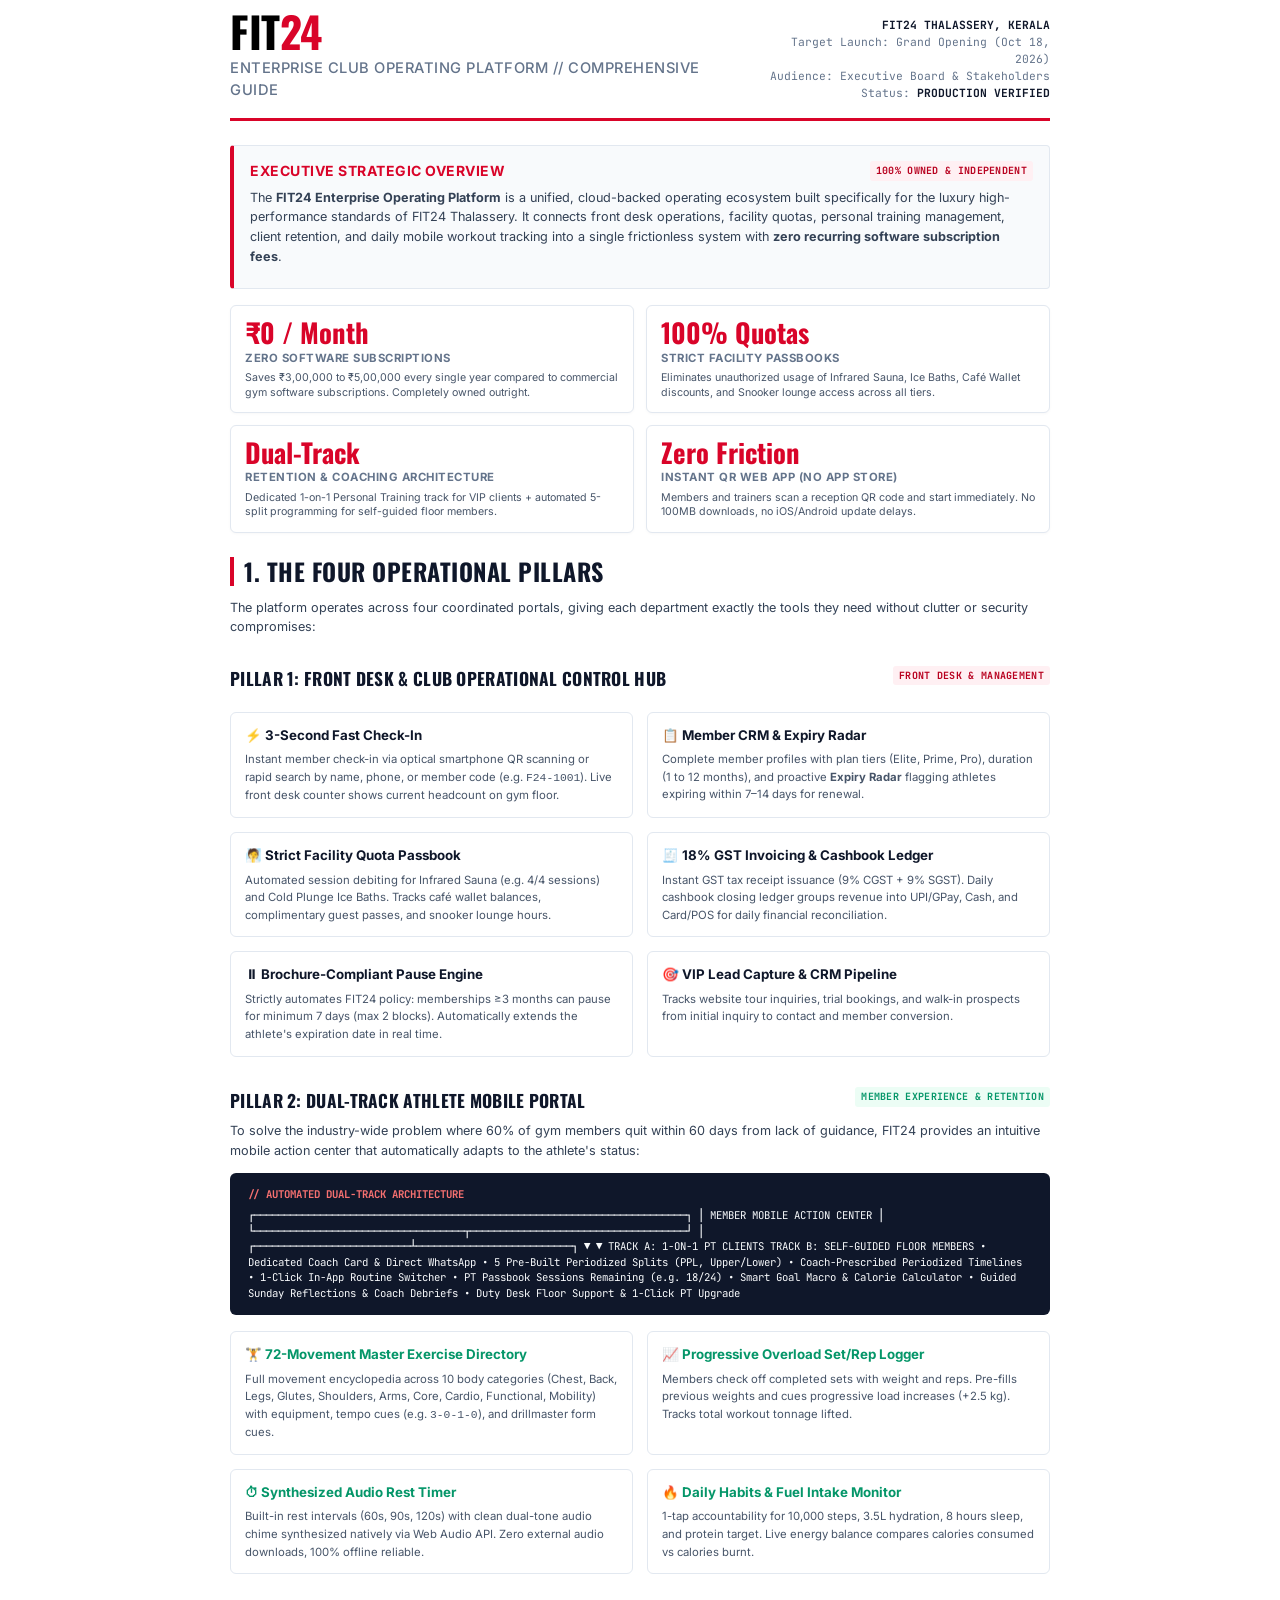
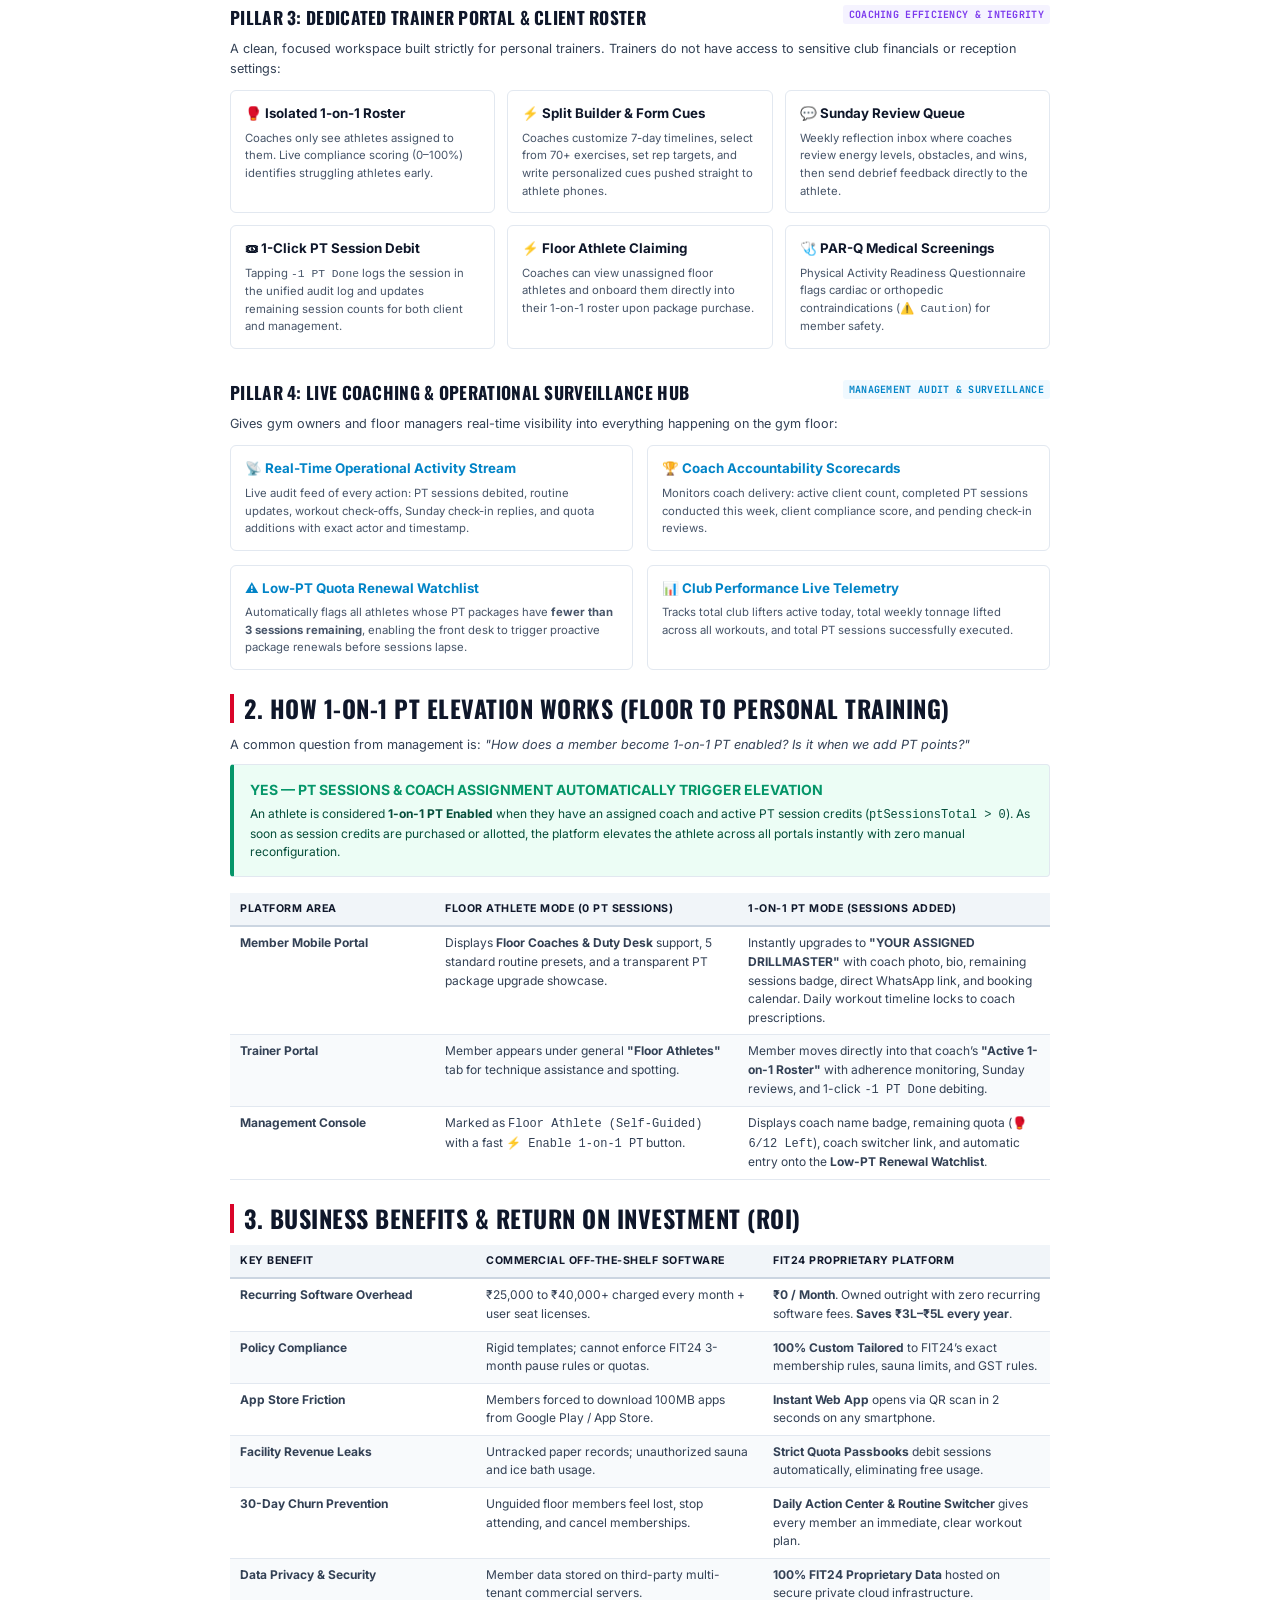
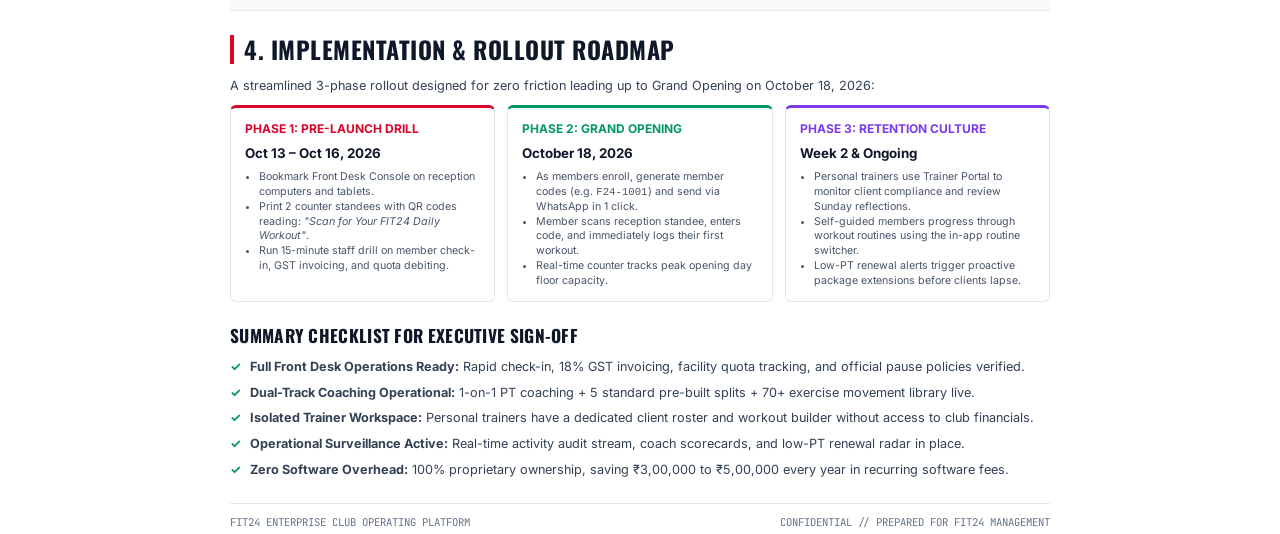
<file: FIT24_Enterprise_Platform_Overview.html>
<!DOCTYPE html>
<html lang="en">
<head>
  <meta charset="UTF-8">
  <meta name="viewport" content="width=device-width, initial-scale=1.0">
  <title>FIT24 Enterprise Operating Platform // Executive Proposal & Feature Guide</title>
  <link rel="preconnect" href="https://fonts.googleapis.com">
  <link rel="preconnect" href="https://fonts.gstatic.com" crossorigin>
  <link href="https://fonts.googleapis.com/css2?family=Inter:wght@300;400;500;600;700;800&family=Oswald:wght@500;600;700&family=JetBrains+Mono:wght@400;500;700&display=swap" rel="stylesheet">
  <style>
    :root {
      --primary: #d90429;
      --primary-dark: #b8001f;
      --primary-light: #fff0f3;
      --dark: #0f172a;
      --dark-card: #1e293b;
      --text: #1e293b;
      --text-muted: #64748b;
      --border: #e2e8f0;
      --bg-alt: #f8fafc;
      --emerald: #059669;
      --emerald-light: #ecfdf5;
      --cyan: #0284c7;
      --cyan-light: #f0f9ff;
      --amber: #d97706;
      --amber-light: #fffbeb;
      --purple: #7c3aed;
      --purple-light: #f5f3ff;
    }

    * {
      box-sizing: border-box;
      margin: 0;
      padding: 0;
    }

    body {
      font-family: 'Inter', -apple-system, BlinkMacSystemFont, "Segoe UI", Roboto, sans-serif;
      color: var(--text);
      background-color: #ffffff;
      line-height: 1.55;
      font-size: 11pt;
      -webkit-font-smoothing: antialiased;
    }

    /* Print Specific Formatting */
    @page {
      size: A4 portrait;
      margin: 12mm 14mm 14mm 14mm;
      @bottom-right {
        content: "Page " counter(page) " of " counter(pages);
        font-family: 'JetBrains Mono', monospace;
        font-size: 8pt;
        color: var(--text-muted);
      }
    }

    @media print {
      body {
        font-size: 10pt;
        line-height: 1.45;
        background: #fff;
      }
      .page-break {
        page-break-before: always;
        break-before: page;
      }
      .no-break {
        break-inside: avoid;
        page-break-inside: avoid;
      }
      .header-bar, .footer-bar {
        position: fixed;
      }
      a {
        text-decoration: none;
        color: inherit;
      }
    }

    .container {
      max-width: 820px;
      margin: 0 auto;
      padding: 10px 0;
    }

    /* Document Header */
    .doc-header {
      border-bottom: 3px solid var(--primary);
      padding-bottom: 16px;
      margin-bottom: 24px;
      display: flex;
      justify-content: space-between;
      align-items: flex-end;
    }

    .brand-title {
      font-family: 'Oswald', sans-serif;
      font-size: 32pt;
      font-weight: 700;
      letter-spacing: -0.5px;
      color: #000;
      line-height: 1;
    }

    .brand-title span {
      color: var(--primary);
    }

    .doc-subtitle {
      font-size: 11pt;
      color: var(--text-muted);
      font-weight: 500;
      margin-top: 4px;
      text-transform: uppercase;
      letter-spacing: 0.5px;
    }

    .meta-box {
      text-align: right;
      font-family: 'JetBrains Mono', monospace;
      font-size: 8.5pt;
      color: var(--text-muted);
      line-height: 1.5;
    }

    .meta-box strong {
      color: var(--dark);
    }

    /* Section Typography */
    h2 {
      font-family: 'Oswald', sans-serif;
      font-size: 18pt;
      color: var(--dark);
      text-transform: uppercase;
      letter-spacing: 0.5px;
      border-left: 4px solid var(--primary);
      padding-left: 10px;
      margin: 24px 0 12px 0;
      line-height: 1.2;
    }

    h3 {
      font-family: 'Oswald', sans-serif;
      font-size: 13pt;
      color: var(--dark);
      text-transform: uppercase;
      letter-spacing: 0.3px;
      margin: 14px 0 8px 0;
    }

    h4 {
      font-size: 10.5pt;
      font-weight: 700;
      color: var(--dark);
      margin: 10px 0 4px 0;
    }

    p {
      margin-bottom: 10px;
      color: #334155;
    }

    /* Alert & Highlight Boxes */
    .highlight-card {
      background: var(--bg-alt);
      border: 1px solid var(--border);
      border-left: 4px solid var(--primary);
      padding: 14px 16px;
      border-radius: 4px;
      margin-bottom: 16px;
    }

    .highlight-card.emerald {
      border-left-color: var(--emerald);
      background: var(--emerald-light);
    }

    .highlight-card.cyan {
      border-left-color: var(--cyan);
      background: var(--cyan-light);
    }

    .highlight-card.purple {
      border-left-color: var(--purple);
      background: var(--purple-light);
    }

    .exec-summary-grid {
      display: grid;
      grid-template-columns: repeat(2, 1fr);
      gap: 12px;
      margin: 16px 0;
    }

    .metric-card {
      background: #fff;
      border: 1px solid var(--border);
      padding: 12px 14px;
      border-radius: 6px;
      box-shadow: 0 1px 3px rgba(0,0,0,0.03);
    }

    .metric-value {
      font-family: 'Oswald', sans-serif;
      font-size: 20pt;
      font-weight: 700;
      color: var(--primary);
      line-height: 1.1;
    }

    .metric-label {
      font-size: 8.5pt;
      font-weight: 700;
      text-transform: uppercase;
      color: var(--text-muted);
      letter-spacing: 0.5px;
      margin-top: 2px;
    }

    .metric-sub {
      font-size: 8pt;
      color: #475569;
      margin-top: 4px;
      line-height: 1.35;
    }

    /* Grids & Cards */
    .grid-2 {
      display: grid;
      grid-template-columns: 1fr 1fr;
      gap: 14px;
      margin: 12px 0 16px 0;
    }

    .grid-3 {
      display: grid;
      grid-template-columns: repeat(3, 1fr);
      gap: 12px;
      margin: 12px 0 16px 0;
    }

    .feature-card {
      background: #fff;
      border: 1px solid var(--border);
      border-radius: 6px;
      padding: 12px 14px;
      font-size: 9.5pt;
    }

    .feature-card-header {
      display: flex;
      align-items: center;
      gap: 6px;
      margin-bottom: 6px;
      font-weight: 700;
      font-size: 10pt;
      color: var(--dark);
    }

    .badge {
      display: inline-block;
      font-family: 'JetBrains Mono', monospace;
      font-size: 7.5pt;
      font-weight: 700;
      padding: 2px 6px;
      border-radius: 3px;
      text-transform: uppercase;
      letter-spacing: 0.3px;
    }

    .badge-primary { background: var(--primary-light); color: var(--primary-dark); }
    .badge-emerald { background: var(--emerald-light); color: var(--emerald); }
    .badge-cyan { background: var(--cyan-light); color: var(--cyan); }
    .badge-amber { background: var(--amber-light); color: var(--amber); }
    .badge-purple { background: var(--purple-light); color: var(--purple); }

    /* Tables */
    table {
      width: 100%;
      border-collapse: collapse;
      margin: 12px 0 18px 0;
      font-size: 9pt;
    }

    th {
      background: #f1f5f9;
      color: #0f172a;
      text-align: left;
      padding: 8px 10px;
      font-weight: 700;
      font-size: 8pt;
      text-transform: uppercase;
      letter-spacing: 0.5px;
      border-bottom: 2px solid #cbd5e1;
    }

    td {
      padding: 7px 10px;
      border-bottom: 1px solid var(--border);
      vertical-align: top;
      color: #334155;
    }

    tr:nth-child(even) td {
      background-color: #f8fafc;
    }

    /* Diagram */
    .flow-diagram {
      background: #0f172a;
      color: #f8fafc;
      padding: 14px 18px;
      border-radius: 6px;
      font-family: 'JetBrains Mono', monospace;
      font-size: 8pt;
      line-height: 1.45;
      margin: 12px 0 16px 0;
      overflow-x: auto;
    }

    .flow-diagram .title {
      color: #f87171;
      font-weight: bold;
      margin-bottom: 6px;
    }

    .check-list {
      list-style: none;
      margin: 8px 0 14px 0;
    }

    .check-list li {
      position: relative;
      padding-left: 20px;
      margin-bottom: 6px;
      font-size: 9.5pt;
      color: #334155;
    }

    .check-list li::before {
      content: "✓";
      position: absolute;
      left: 0;
      color: var(--emerald);
      font-weight: bold;
    }

    .footer-note {
      border-top: 1px solid var(--border);
      padding-top: 10px;
      margin-top: 24px;
      display: flex;
      justify-content: space-between;
      font-size: 8pt;
      color: var(--text-muted);
      font-family: 'JetBrains Mono', monospace;
    }
  </style>
</head>
<body>

  <div class="container">

    <!-- ================= COVER / HEADER ================= -->
    <div class="doc-header">
      <div>
        <div class="brand-title">FIT<span>24</span></div>
        <div class="doc-subtitle">Enterprise Club Operating Platform // Comprehensive Guide</div>
      </div>
      <div class="meta-box">
        <strong>FIT24 THALASSERY, KERALA</strong><br>
        Target Launch: Grand Opening (Oct 18, 2026)<br>
        Audience: Executive Board & Stakeholders<br>
        Status: <strong>PRODUCTION VERIFIED</strong>
      </div>
    </div>

    <!-- ================= EXECUTIVE SUMMARY ================= -->
    <div class="highlight-card">
      <div style="display:flex; justify-content:space-between; align-items:center; margin-bottom:6px;">
        <h4 style="margin:0; text-transform:uppercase; letter-spacing:0.5px; color:var(--primary);">Executive Strategic Overview</h4>
        <span class="badge badge-primary">100% OWNED & INDEPENDENT</span>
      </div>
      <p style="margin-bottom:8px; font-size:9.5pt;">
        The <strong>FIT24 Enterprise Operating Platform</strong> is a unified, cloud-backed operating ecosystem built specifically for the luxury high-performance standards of FIT24 Thalassery. It connects front desk operations, facility quotas, personal training management, client retention, and daily mobile workout tracking into a single frictionless system with <strong>zero recurring software subscription fees</strong>.
      </p>
    </div>

    <!-- Executive KPI Highlights -->
    <div class="exec-summary-grid">
      <div class="metric-card">
        <div class="metric-value">₹0 / Month</div>
        <div class="metric-label">Zero Software Subscriptions</div>
        <div class="metric-sub">Saves ₹3,00,000 to ₹5,00,000 every single year compared to commercial gym software subscriptions. Completely owned outright.</div>
      </div>
      <div class="metric-card">
        <div class="metric-value">100% Quotas</div>
        <div class="metric-label">Strict Facility Passbooks</div>
        <div class="metric-sub">Eliminates unauthorized usage of Infrared Sauna, Ice Baths, Café Wallet discounts, and Snooker lounge access across all tiers.</div>
      </div>
      <div class="metric-card">
        <div class="metric-value">Dual-Track</div>
        <div class="metric-label">Retention & Coaching Architecture</div>
        <div class="metric-sub">Dedicated 1-on-1 Personal Training track for VIP clients + automated 5-split programming for self-guided floor members.</div>
      </div>
      <div class="metric-card">
        <div class="metric-value">Zero Friction</div>
        <div class="metric-label">Instant QR Web App (No App Store)</div>
        <div class="metric-sub">Members and trainers scan a reception QR code and start immediately. No 100MB downloads, no iOS/Android update delays.</div>
      </div>
    </div>

    <!-- ================= 1. THE 4 OPERATIONAL PILLARS ================= -->
    <h2>1. The Four Operational Pillars</h2>
    <p style="font-size:9.5pt;">The platform operates across four coordinated portals, giving each department exactly the tools they need without clutter or security compromises:</p>

    <!-- Pillar 1 -->
    <div class="no-break" style="margin-top:14px;">
      <div style="display:flex; justify-content:space-between; align-items:center;">
        <h3>Pillar 1: Front Desk & Club Operational Control Hub</h3>
        <span class="badge badge-primary">FRONT DESK & MANAGEMENT</span>
      </div>
      <div class="grid-2">
        <div class="feature-card">
          <div class="feature-card-header">⚡ 3-Second Fast Check-In</div>
          <p style="margin:0; font-size:8.5pt; color:#475569;">Instant member check-in via optical smartphone QR scanning or rapid search by name, phone, or member code (e.g. <code>F24-1001</code>). Live front desk counter shows current headcount on gym floor.</p>
        </div>
        <div class="feature-card">
          <div class="feature-card-header">📋 Member CRM & Expiry Radar</div>
          <p style="margin:0; font-size:8.5pt; color:#475569;">Complete member profiles with plan tiers (Elite, Prime, Pro), duration (1 to 12 months), and proactive <strong>Expiry Radar</strong> flagging athletes expiring within 7–14 days for renewal.</p>
        </div>
        <div class="feature-card">
          <div class="feature-card-header">🧖 Strict Facility Quota Passbook</div>
          <p style="margin:0; font-size:8.5pt; color:#475569;">Automated session debiting for Infrared Sauna (e.g. 4/4 sessions) and Cold Plunge Ice Baths. Tracks café wallet balances, complimentary guest passes, and snooker lounge hours.</p>
        </div>
        <div class="feature-card">
          <div class="feature-card-header">🧾 18% GST Invoicing & Cashbook Ledger</div>
          <p style="margin:0; font-size:8.5pt; color:#475569;">Instant GST tax receipt issuance (9% CGST + 9% SGST). Daily cashbook closing ledger groups revenue into UPI/GPay, Cash, and Card/POS for daily financial reconciliation.</p>
        </div>
        <div class="feature-card">
          <div class="feature-card-header">⏸ Brochure-Compliant Pause Engine</div>
          <p style="margin:0; font-size:8.5pt; color:#475569;">Strictly automates FIT24 policy: memberships ≥3 months can pause for minimum 7 days (max 2 blocks). Automatically extends the athlete's expiration date in real time.</p>
        </div>
        <div class="feature-card">
          <div class="feature-card-header">🎯 VIP Lead Capture & CRM Pipeline</div>
          <p style="margin:0; font-size:8.5pt; color:#475569;">Tracks website tour inquiries, trial bookings, and walk-in prospects from initial inquiry to contact and member conversion.</p>
        </div>
      </div>
    </div>

    <!-- Page Break for clean print layout -->
    <div class="page-break"></div>

    <!-- Pillar 2 -->
    <div class="no-break">
      <div style="display:flex; justify-content:space-between; align-items:center;">
        <h3>Pillar 2: Dual-Track Athlete Mobile Portal</h3>
        <span class="badge badge-emerald">MEMBER EXPERIENCE & RETENTION</span>
      </div>
      <p style="font-size:9.5pt;">To solve the industry-wide problem where 60% of gym members quit within 60 days from lack of guidance, FIT24 provides an intuitive mobile action center that automatically adapts to the athlete's status:</p>

      <div class="flow-diagram">
        <div class="title">// AUTOMATED DUAL-TRACK ARCHITECTURE</div>
┌────────────────────────────────────────────────────────────────────────┐
│                      MEMBER MOBILE ACTION CENTER                       │
└───────────────────────────────────┬────────────────────────────────────┘
                                    │
         ┌──────────────────────────┴──────────────────────────┐
         ▼                                                     ▼
  TRACK A: 1-ON-1 PT CLIENTS                          TRACK B: SELF-GUIDED FLOOR MEMBERS
  • Dedicated Coach Card & Direct WhatsApp            • 5 Pre-Built Periodized Splits (PPL, Upper/Lower)
  • Coach-Prescribed Periodized Timelines             • 1-Click In-App Routine Switcher
  • PT Passbook Sessions Remaining (e.g. 18/24)       • Smart Goal Macro & Calorie Calculator
  • Guided Sunday Reflections & Coach Debriefs        • Duty Desk Floor Support & 1-Click PT Upgrade
      </div>

      <div class="grid-2">
        <div class="feature-card">
          <div class="feature-card-header" style="color:var(--emerald);">🏋️ 72-Movement Master Exercise Directory</div>
          <p style="margin:0; font-size:8.5pt; color:#475569;">Full movement encyclopedia across 10 body categories (Chest, Back, Legs, Glutes, Shoulders, Arms, Core, Cardio, Functional, Mobility) with equipment, tempo cues (e.g. <code>3-0-1-0</code>), and drillmaster form cues.</p>
        </div>
        <div class="feature-card">
          <div class="feature-card-header" style="color:var(--emerald);">📈 Progressive Overload Set/Rep Logger</div>
          <p style="margin:0; font-size:8.5pt; color:#475569;">Members check off completed sets with weight and reps. Pre-fills previous weights and cues progressive load increases (+2.5 kg). Tracks total workout tonnage lifted.</p>
        </div>
        <div class="feature-card">
          <div class="feature-card-header" style="color:var(--emerald);">⏱ Synthesized Audio Rest Timer</div>
          <p style="margin:0; font-size:8.5pt; color:#475569;">Built-in rest intervals (60s, 90s, 120s) with clean dual-tone audio chime synthesized natively via Web Audio API. Zero external audio downloads, 100% offline reliable.</p>
        </div>
        <div class="feature-card">
          <div class="feature-card-header" style="color:var(--emerald);">🔥 Daily Habits & Fuel Intake Monitor</div>
          <p style="margin:0; font-size:8.5pt; color:#475569;">1-tap accountability for 10,000 steps, 3.5L hydration, 8 hours sleep, and protein target. Live energy balance compares calories consumed vs calories burnt.</p>
        </div>
      </div>
    </div>

    <!-- Pillar 3 -->
    <div class="no-break" style="margin-top:14px;">
      <div style="display:flex; justify-content:space-between; align-items:center;">
        <h3>Pillar 3: Dedicated Trainer Portal & Client Roster</h3>
        <span class="badge badge-purple">COACHING EFFICIENCY & INTEGRITY</span>
      </div>
      <p style="font-size:9.5pt;">A clean, focused workspace built strictly for personal trainers. Trainers do not have access to sensitive club financials or reception settings:</p>
      
      <div class="grid-3">
        <div class="feature-card">
          <div class="feature-card-header">🥊 Isolated 1-on-1 Roster</div>
          <p style="margin:0; font-size:8.5pt; color:#475569;">Coaches only see athletes assigned to them. Live compliance scoring (0–100%) identifies struggling athletes early.</p>
        </div>
        <div class="feature-card">
          <div class="feature-card-header">⚡ Split Builder & Form Cues</div>
          <p style="margin:0; font-size:8.5pt; color:#475569;">Coaches customize 7-day timelines, select from 70+ exercises, set rep targets, and write personalized cues pushed straight to athlete phones.</p>
        </div>
        <div class="feature-card">
          <div class="feature-card-header">💬 Sunday Review Queue</div>
          <p style="margin:0; font-size:8.5pt; color:#475569;">Weekly reflection inbox where coaches review energy levels, obstacles, and wins, then send debrief feedback directly to the athlete.</p>
        </div>
        <div class="feature-card">
          <div class="feature-card-header">🎟 1-Click PT Session Debit</div>
          <p style="margin:0; font-size:8.5pt; color:#475569;">Tapping <code>-1 PT Done</code> logs the session in the unified audit log and updates remaining session counts for both client and management.</p>
        </div>
        <div class="feature-card">
          <div class="feature-card-header">⚡ Floor Athlete Claiming</div>
          <p style="margin:0; font-size:8.5pt; color:#475569;">Coaches can view unassigned floor athletes and onboard them directly into their 1-on-1 roster upon package purchase.</p>
        </div>
        <div class="feature-card">
          <div class="feature-card-header">🩺 PAR-Q Medical Screenings</div>
          <p style="margin:0; font-size:8.5pt; color:#475569;">Physical Activity Readiness Questionnaire flags cardiac or orthopedic contraindications (<code>⚠️ Caution</code>) for member safety.</p>
        </div>
      </div>
    </div>

    <!-- Pillar 4 -->
    <div class="no-break" style="margin-top:14px;">
      <div style="display:flex; justify-content:space-between; align-items:center;">
        <h3>Pillar 4: Live Coaching & Operational Surveillance Hub</h3>
        <span class="badge badge-cyan">MANAGEMENT AUDIT & SURVEILLANCE</span>
      </div>
      <p style="font-size:9.5pt;">Gives gym owners and floor managers real-time visibility into everything happening on the gym floor:</p>

      <div class="grid-2">
        <div class="feature-card">
          <div class="feature-card-header" style="color:var(--cyan);">📡 Real-Time Operational Activity Stream</div>
          <p style="margin:0; font-size:8.5pt; color:#475569;">Live audit feed of every action: PT sessions debited, routine updates, workout check-offs, Sunday check-in replies, and quota additions with exact actor and timestamp.</p>
        </div>
        <div class="feature-card">
          <div class="feature-card-header" style="color:var(--cyan);">🏆 Coach Accountability Scorecards</div>
          <p style="margin:0; font-size:8.5pt; color:#475569;">Monitors coach delivery: active client count, completed PT sessions conducted this week, client compliance score, and pending check-in reviews.</p>
        </div>
        <div class="feature-card">
          <div class="feature-card-header" style="color:var(--cyan);">⚠️ Low-PT Quota Renewal Watchlist</div>
          <p style="margin:0; font-size:8.5pt; color:#475569;">Automatically flags all athletes whose PT packages have <strong>fewer than 3 sessions remaining</strong>, enabling the front desk to trigger proactive package renewals before sessions lapse.</p>
        </div>
        <div class="feature-card">
          <div class="feature-card-header" style="color:var(--cyan);">📊 Club Performance Live Telemetry</div>
          <p style="margin:0; font-size:8.5pt; color:#475569;">Tracks total club lifters active today, total weekly tonnage lifted across all workouts, and total PT sessions successfully executed.</p>
        </div>
      </div>
    </div>

    <!-- Page Break for clean print layout -->
    <div class="page-break"></div>

    <!-- ================= 2. HOW 1-ON-1 PT ELEVATION WORKS ================= -->
    <h2>2. How 1-on-1 PT Elevation Works (Floor to Personal Training)</h2>
    <p style="font-size:9.5pt;">A common question from management is: <em>"How does a member become 1-on-1 PT enabled? Is it when we add PT points?"</em></p>

    <div class="highlight-card emerald">
      <div style="font-weight:700; color:var(--emerald); font-size:10.5pt; margin-bottom:4px;">
        YES — PT SESSIONS & COACH ASSIGNMENT AUTOMATICALLY TRIGGER ELEVATION
      </div>
      <p style="margin:0; font-size:9pt; color:#064e3b;">
        An athlete is considered <strong>1-on-1 PT Enabled</strong> when they have an assigned coach and active PT session credits (<code>ptSessionsTotal > 0</code>). As soon as session credits are purchased or allotted, the platform elevates the athlete across all portals instantly with zero manual reconfiguration.
      </p>
    </div>

    <table>
      <thead>
        <tr>
          <th style="width:25%;">Platform Area</th>
          <th style="width:37%;">Floor Athlete Mode (0 PT Sessions)</th>
          <th style="width:38%;">1-on-1 PT Mode (Sessions Added)</th>
        </tr>
      </thead>
      <tbody>
        <tr>
          <td><strong>Member Mobile Portal</strong></td>
          <td>Displays <strong>Floor Coaches & Duty Desk</strong> support, 5 standard routine presets, and a transparent PT package upgrade showcase.</td>
          <td>Instantly upgrades to <strong>"YOUR ASSIGNED DRILLMASTER"</strong> with coach photo, bio, remaining sessions badge, direct WhatsApp link, and booking calendar. Daily workout timeline locks to coach prescriptions.</td>
        </tr>
        <tr>
          <td><strong>Trainer Portal</strong></td>
          <td>Member appears under general <strong>"Floor Athletes"</strong> tab for technique assistance and spotting.</td>
          <td>Member moves directly into that coach’s <strong>"Active 1-on-1 Roster"</strong> with adherence monitoring, Sunday reviews, and 1-click <code>-1 PT Done</code> debiting.</td>
        </tr>
        <tr>
          <td><strong>Management Console</strong></td>
          <td>Marked as <code>Floor Athlete (Self-Guided)</code> with a fast <code>⚡ Enable 1-on-1 PT</code> button.</td>
          <td>Displays coach name badge, remaining quota (<code>🥊 6/12 Left</code>), coach switcher link, and automatic entry onto the <strong>Low-PT Renewal Watchlist</strong>.</td>
        </tr>
      </tbody>
    </table>

    <!-- ================= 3. BUSINESS BENEFITS & ROI ================= -->
    <h2>3. Business Benefits & Return on Investment (ROI)</h2>

    <table>
      <thead>
        <tr>
          <th style="width:30%;">Key Benefit</th>
          <th style="width:35%;">Commercial Off-the-Shelf Software</th>
          <th style="width:35%;">FIT24 Proprietary Platform</th>
        </tr>
      </thead>
      <tbody>
        <tr>
          <td><strong>Recurring Software Overhead</strong></td>
          <td>₹25,000 to ₹40,000+ charged every month + user seat licenses.</td>
          <td><strong>₹0 / Month</strong>. Owned outright with zero recurring software fees. <strong>Saves ₹3L–₹5L every year</strong>.</td>
        </tr>
        <tr>
          <td><strong>Policy Compliance</strong></td>
          <td>Rigid templates; cannot enforce FIT24 3-month pause rules or quotas.</td>
          <td><strong>100% Custom Tailored</strong> to FIT24’s exact membership rules, sauna limits, and GST rules.</td>
        </tr>
        <tr>
          <td><strong>App Store Friction</strong></td>
          <td>Members forced to download 100MB apps from Google Play / App Store.</td>
          <td><strong>Instant Web App</strong> opens via QR scan in 2 seconds on any smartphone.</td>
        </tr>
        <tr>
          <td><strong>Facility Revenue Leaks</strong></td>
          <td>Untracked paper records; unauthorized sauna and ice bath usage.</td>
          <td><strong>Strict Quota Passbooks</strong> debit sessions automatically, eliminating free usage.</td>
        </tr>
        <tr>
          <td><strong>30-Day Churn Prevention</strong></td>
          <td>Unguided floor members feel lost, stop attending, and cancel memberships.</td>
          <td><strong>Daily Action Center & Routine Switcher</strong> gives every member an immediate, clear workout plan.</td>
        </tr>
        <tr>
          <td><strong>Data Privacy & Security</strong></td>
          <td>Member data stored on third-party multi-tenant commercial servers.</td>
          <td><strong>100% FIT24 Proprietary Data</strong> hosted on secure private cloud infrastructure.</td>
        </tr>
      </tbody>
    </table>

    <!-- ================= 4. IMPLEMENTATION & ROLLOUT PLAN ================= -->
    <h2>4. Implementation & Rollout Roadmap</h2>
    <p style="font-size:9.5pt;">A streamlined 3-phase rollout designed for zero friction leading up to Grand Opening on October 18, 2026:</p>

    <div class="grid-3" style="margin-top:10px;">
      <div class="feature-card" style="border-top:3px solid var(--primary);">
        <div style="font-weight:700; color:var(--primary); font-size:9pt; margin-bottom:4px;">PHASE 1: PRE-LAUNCH DRILL</div>
        <div style="font-weight:700; color:var(--dark); font-size:10pt; margin-bottom:6px;">Oct 13 – Oct 16, 2026</div>
        <ul style="padding-left:14px; font-size:8pt; color:#475569; line-height:1.4;">
          <li>Bookmark Front Desk Console on reception computers and tablets.</li>
          <li>Print 2 counter standees with QR codes reading: <em>"Scan for Your FIT24 Daily Workout"</em>.</li>
          <li>Run 15-minute staff drill on member check-in, GST invoicing, and quota debiting.</li>
        </ul>
      </div>

      <div class="feature-card" style="border-top:3px solid var(--emerald);">
        <div style="font-weight:700; color:var(--emerald); font-size:9pt; margin-bottom:4px;">PHASE 2: GRAND OPENING</div>
        <div style="font-weight:700; color:var(--dark); font-size:10pt; margin-bottom:6px;">October 18, 2026</div>
        <ul style="padding-left:14px; font-size:8pt; color:#475569; line-height:1.4;">
          <li>As members enroll, generate member codes (e.g. <code>F24-1001</code>) and send via WhatsApp in 1 click.</li>
          <li>Member scans reception standee, enters code, and immediately logs their first workout.</li>
          <li>Real-time counter tracks peak opening day floor capacity.</li>
        </ul>
      </div>

      <div class="feature-card" style="border-top:3px solid var(--purple);">
        <div style="font-weight:700; color:var(--purple); font-size:9pt; margin-bottom:4px;">PHASE 3: RETENTION CULTURE</div>
        <div style="font-weight:700; color:var(--dark); font-size:10pt; margin-bottom:6px;">Week 2 & Ongoing</div>
        <ul style="padding-left:14px; font-size:8pt; color:#475569; line-height:1.4;">
          <li>Personal trainers use Trainer Portal to monitor client compliance and review Sunday reflections.</li>
          <li>Self-guided members progress through workout routines using the in-app routine switcher.</li>
          <li>Low-PT renewal alerts trigger proactive package extensions before clients lapse.</li>
        </ul>
      </div>
    </div>

    <!-- Summary Checklist -->
    <div class="no-break" style="margin-top:20px;">
      <h3 style="margin-bottom:8px;">Summary Checklist for Executive Sign-Off</h3>
      <ul class="check-list">
        <li><strong>Full Front Desk Operations Ready:</strong> Rapid check-in, 18% GST invoicing, facility quota tracking, and official pause policies verified.</li>
        <li><strong>Dual-Track Coaching Operational:</strong> 1-on-1 PT coaching + 5 standard pre-built splits + 70+ exercise movement library live.</li>
        <li><strong>Isolated Trainer Workspace:</strong> Personal trainers have a dedicated client roster and workout builder without access to club financials.</li>
        <li><strong>Operational Surveillance Active:</strong> Real-time activity audit stream, coach scorecards, and low-PT renewal radar in place.</li>
        <li><strong>Zero Software Overhead:</strong> 100% proprietary ownership, saving ₹3,00,000 to ₹5,00,000 every year in recurring software fees.</li>
      </ul>
    </div>

    <!-- Document Footer -->
    <div class="footer-note">
      <div>FIT24 ENTERPRISE CLUB OPERATING PLATFORM</div>
      <div>CONFIDENTIAL // PREPARED FOR FIT24 MANAGEMENT</div>
    </div>

  </div>

</body>
</html>
</file>
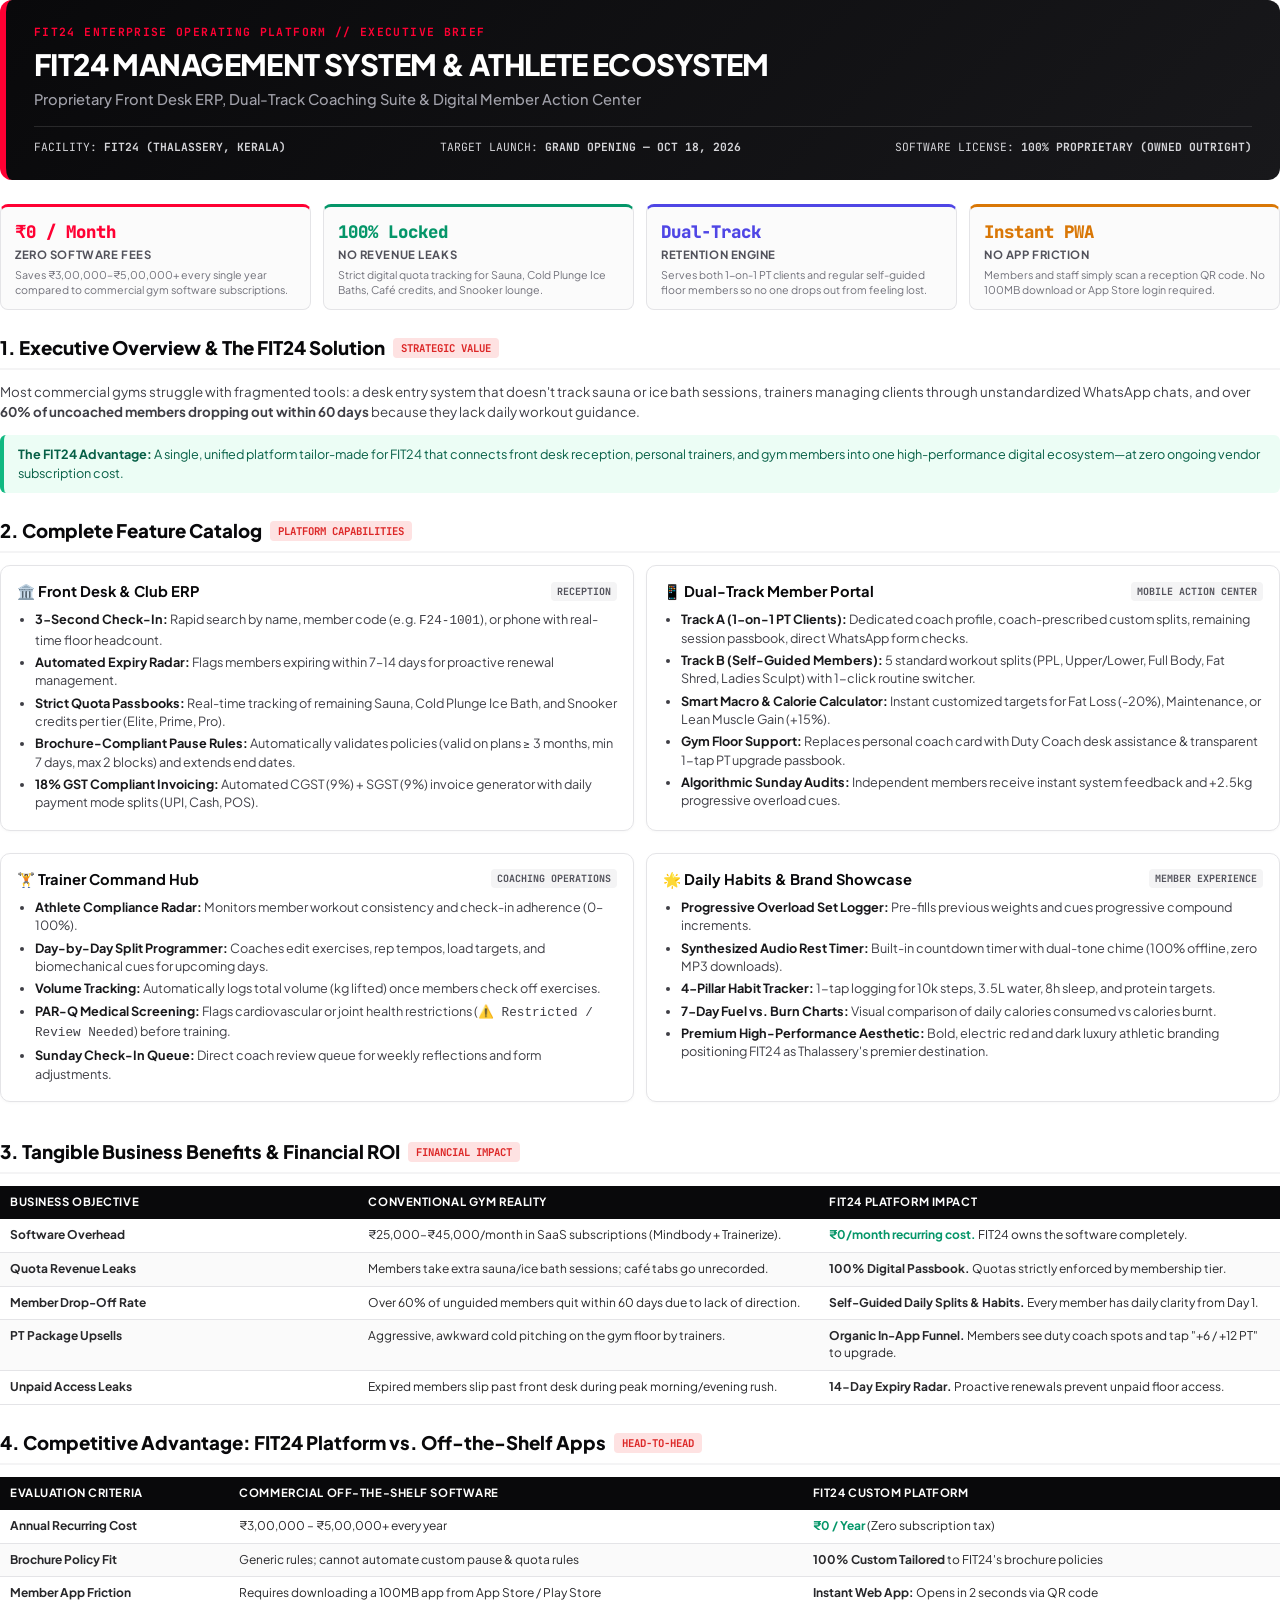
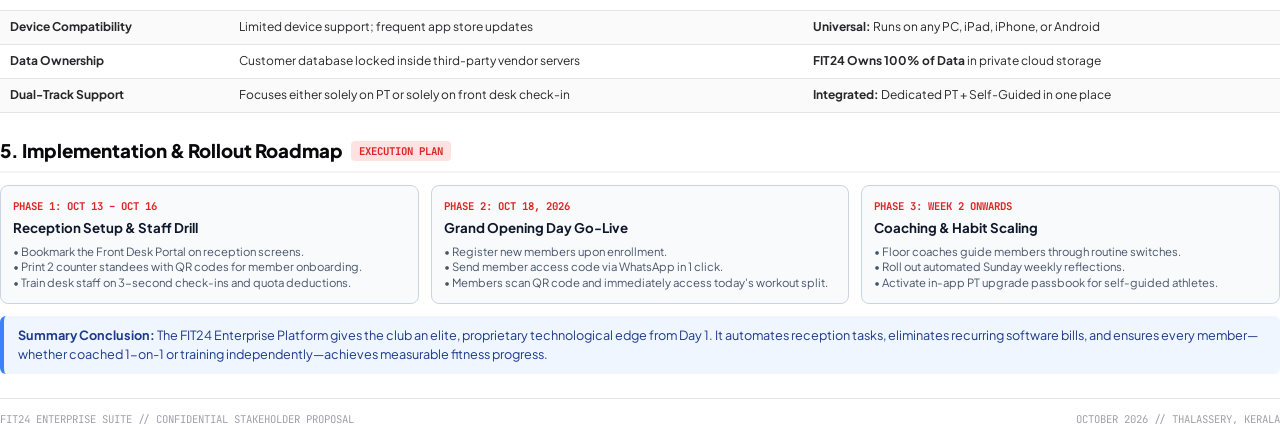
<file: FIT24_Executive_Proposal.html>
<!DOCTYPE html>
<html lang="en">
<head>
  <meta charset="UTF-8">
  <title>FIT24 Enterprise Platform — Executive Proposal</title>
  <style>
    @import url('https://fonts.googleapis.com/css2?family=Plus+Jakarta+Sans:wght@400;500;600;700;800&family=JetBrains+Mono:wght@500;700&display=swap');

    @page {
      size: A4;
      margin: 14mm 14mm 14mm 14mm;
    }

    * {
      box-sizing: border-box;
      -webkit-print-color-adjust: exact !important;
      print-color-adjust: exact !important;
    }

    body {
      font-family: 'Plus Jakarta Sans', -apple-system, BlinkMacSystemFont, "Segoe UI", Roboto, sans-serif;
      background: #ffffff;
      color: #18181b;
      line-height: 1.5;
      font-size: 11pt;
      margin: 0;
      padding: 0;
    }

    /* Print Break Utilities */
    .page-break {
      page-break-before: always;
    }
    .avoid-break {
      page-break-inside: avoid;
    }

    /* Header & Branding */
    .header-banner {
      background: linear-gradient(135deg, #09090b 0%, #18181b 100%);
      color: #ffffff;
      padding: 24px 28px;
      border-radius: 12px;
      margin-bottom: 24px;
      border-left: 6px solid #ff0033;
    }

    .brand-tag {
      font-family: 'JetBrains Mono', monospace;
      font-size: 8.5pt;
      font-weight: 700;
      color: #ff0033;
      letter-spacing: 0.12em;
      text-transform: uppercase;
      margin-bottom: 6px;
    }

    .main-title {
      font-size: 22pt;
      font-weight: 800;
      letter-spacing: -0.02em;
      margin: 0 0 6px 0;
      color: #ffffff;
      line-height: 1.2;
    }

    .main-subtitle {
      font-size: 11pt;
      color: #a1a1aa;
      margin: 0;
      font-weight: 500;
    }

    .meta-row {
      display: flex;
      justify-content: space-between;
      margin-top: 16px;
      padding-top: 12px;
      border-top: 1px solid rgba(255, 255, 255, 0.12);
      font-size: 8.5pt;
      color: #d4d4d8;
      font-family: 'JetBrains Mono', monospace;
    }

    /* Executive Callout Grid */
    .kpi-grid {
      display: grid;
      grid-template-columns: repeat(4, 1fr);
      gap: 12px;
      margin-bottom: 24px;
    }

    .kpi-card {
      background: #fbfbfb;
      border: 1px solid #e4e4e7;
      border-top: 3px solid #ff0033;
      border-radius: 8px;
      padding: 12px 14px;
    }

    .kpi-card.emerald {
      border-top-color: #059669;
    }

    .kpi-card.indigo {
      border-top-color: #4f46e5;
    }

    .kpi-card.amber {
      border-top-color: #d97706;
    }

    .kpi-number {
      font-family: 'JetBrains Mono', monospace;
      font-size: 13pt;
      font-weight: 800;
      color: #09090b;
      margin-bottom: 2px;
    }

    .kpi-label {
      font-size: 8.5pt;
      font-weight: 700;
      color: #52525b;
      text-transform: uppercase;
      letter-spacing: 0.05em;
    }

    .kpi-desc {
      font-size: 8pt;
      color: #71717a;
      margin-top: 4px;
      line-height: 1.35;
    }

    /* Section Styling */
    .section-title {
      font-size: 14pt;
      font-weight: 800;
      color: #09090b;
      margin: 24px 0 12px 0;
      padding-bottom: 6px;
      border-bottom: 2px solid #f4f4f5;
      display: flex;
      align-items: center;
      gap: 8px;
    }

    .section-title span.badge {
      font-family: 'JetBrains Mono', monospace;
      font-size: 8pt;
      background: #fee2e2;
      color: #dc2626;
      padding: 2px 8px;
      border-radius: 4px;
      font-weight: 700;
    }

    /* Feature Pillars */
    .pillar-card {
      background: #ffffff;
      border: 1px solid #e4e4e7;
      border-radius: 10px;
      padding: 14px 16px;
      margin-bottom: 12px;
      box-shadow: 0 1px 3px rgba(0,0,0,0.03);
    }

    .pillar-header {
      display: flex;
      justify-content: space-between;
      align-items: center;
      margin-bottom: 8px;
    }

    .pillar-title {
      font-size: 11pt;
      font-weight: 700;
      color: #09090b;
      display: flex;
      align-items: center;
      gap: 6px;
    }

    .pillar-badge {
      font-family: 'JetBrains Mono', monospace;
      font-size: 7.5pt;
      font-weight: 700;
      padding: 2px 6px;
      border-radius: 4px;
      background: #f4f4f5;
      color: #52525b;
      text-transform: uppercase;
    }

    .feature-list {
      margin: 0;
      padding-left: 18px;
      font-size: 9.5pt;
      color: #3f3f46;
    }

    .feature-list li {
      margin-bottom: 4px;
      line-height: 1.45;
    }

    .feature-list strong {
      color: #18181b;
    }

    /* Tables */
    table.data-table {
      width: 100%;
      border-collapse: collapse;
      font-size: 9pt;
      margin: 12px 0;
    }

    table.data-table th {
      background: #09090b;
      color: #ffffff;
      text-align: left;
      padding: 8px 10px;
      font-weight: 700;
      font-size: 8.5pt;
      text-transform: uppercase;
      letter-spacing: 0.05em;
    }

    table.data-table td {
      padding: 8px 10px;
      border-bottom: 1px solid #e4e4e7;
      color: #27272a;
      vertical-align: top;
      line-height: 1.4;
    }

    table.data-table tr:nth-child(even) td {
      background: #fafafa;
    }

    /* Callout Box */
    .callout-box {
      background: #eff6ff;
      border-left: 4px solid #3b82f6;
      border-radius: 6px;
      padding: 10px 14px;
      margin: 12px 0;
      font-size: 9.5pt;
      color: #1e3a8a;
    }

    .callout-box.danger {
      background: #fef2f2;
      border-left-color: #ef4444;
      color: #991b1b;
    }

    .callout-box.success {
      background: #ecfdf5;
      border-left-color: #10b981;
      color: #065f46;
    }

    /* Two column grid */
    .two-col {
      display: grid;
      grid-template-columns: 1fr 1fr;
      gap: 12px;
    }

    /* Roadmap Timeline */
    .timeline {
      display: grid;
      grid-template-columns: repeat(3, 1fr);
      gap: 12px;
      margin: 12px 0;
    }

    .timeline-step {
      background: #f8fafc;
      border: 1px solid #cbd5e1;
      border-radius: 8px;
      padding: 12px;
    }

    .timeline-phase {
      font-family: 'JetBrains Mono', monospace;
      font-size: 8pt;
      font-weight: 700;
      color: #dc2626;
      text-transform: uppercase;
      margin-bottom: 4px;
    }

    .timeline-title {
      font-size: 10pt;
      font-weight: 700;
      color: #0f172a;
      margin-bottom: 6px;
    }

    .timeline-desc {
      font-size: 8.5pt;
      color: #475569;
      line-height: 1.4;
    }

    /* Footer */
    .doc-footer {
      margin-top: 24px;
      padding-top: 12px;
      border-top: 1px solid #e4e4e7;
      display: flex;
      justify-content: space-between;
      font-size: 8pt;
      color: #a1a1aa;
      font-family: 'JetBrains Mono', monospace;
    }
  </style>
</head>
<body>

  <!-- PAGE 1: EXECUTIVE COVER & HIGH-LEVEL OVERVIEW -->
  <div class="header-banner">
    <div class="brand-tag">FIT24 ENTERPRISE OPERATING PLATFORM // EXECUTIVE BRIEF</div>
    <h1 class="main-title">FIT24 MANAGEMENT SYSTEM & ATHLETE ECOSYSTEM</h1>
    <p class="main-subtitle">Proprietary Front Desk ERP, Dual-Track Coaching Suite & Digital Member Action Center</p>
    <div class="meta-row">
      <div>FACILITY: <strong>FIT24 (THALASSERY, KERALA)</strong></div>
      <div>TARGET LAUNCH: <strong>GRAND OPENING — OCT 18, 2026</strong></div>
      <div>SOFTWARE LICENSE: <strong>100% PROPRIETARY (OWNED OUTRIGHT)</strong></div>
    </div>
  </div>

  <!-- 4 Big Value Wins -->
  <div class="kpi-grid avoid-break">
    <div class="kpi-card">
      <div class="kpi-number" style="color: #ff0033;">₹0 / Month</div>
      <div class="kpi-label">Zero Software Fees</div>
      <div class="kpi-desc">Saves ₹3,00,000–₹5,00,000+ every single year compared to commercial gym software subscriptions.</div>
    </div>
    <div class="kpi-card emerald">
      <div class="kpi-number" style="color: #059669;">100% Locked</div>
      <div class="kpi-label">No Revenue Leaks</div>
      <div class="kpi-desc">Strict digital quota tracking for Sauna, Cold Plunge Ice Baths, Café credits, and Snooker lounge.</div>
    </div>
    <div class="kpi-card indigo">
      <div class="kpi-number" style="color: #4f46e5;">Dual-Track</div>
      <div class="kpi-label">Retention Engine</div>
      <div class="kpi-desc">Serves both 1-on-1 PT clients and regular self-guided floor members so no one drops out from feeling lost.</div>
    </div>
    <div class="kpi-card amber">
      <div class="kpi-number" style="color: #d97706;">Instant PWA</div>
      <div class="kpi-label">No App Friction</div>
      <div class="kpi-desc">Members and staff simply scan a reception QR code. No 100MB download or App Store login required.</div>
    </div>
  </div>

  <!-- Executive Summary -->
  <div class="avoid-break">
    <div class="section-title">
      1. Executive Overview & The FIT24 Solution
      <span class="badge">STRATEGIC VALUE</span>
    </div>
    <p style="font-size: 10pt; color: #3f3f46; margin-top: 4px; line-height: 1.5;">
      Most commercial gyms struggle with fragmented tools: a desk entry system that doesn't track sauna or ice bath sessions, trainers managing clients through unstandardized WhatsApp chats, and over <strong>60% of uncoached members dropping out within 60 days</strong> because they lack daily workout guidance.
    </p>
    <div class="callout-box success">
      <strong>The FIT24 Advantage:</strong> A single, unified platform tailor-made for FIT24 that connects front desk reception, personal trainers, and gym members into one high-performance digital ecosystem—at zero ongoing vendor subscription cost.
    </div>
  </div>

  <!-- SECTION 2: COMPLETE FEATURE PILLARS -->
  <div style="margin-top: 16px;">
    <div class="section-title">
      2. Complete Feature Catalog
      <span class="badge">PLATFORM CAPABILITIES</span>
    </div>

    <!-- Pillar 1 & Pillar 2 side-by-side -->
    <div class="two-col">
      <!-- Pillar 1 -->
      <div class="pillar-card">
        <div class="pillar-header">
          <div class="pillar-title">🏛️ Front Desk & Club ERP</div>
          <span class="pillar-badge">Reception</span>
        </div>
        <ul class="feature-list">
          <li><strong>3-Second Check-In:</strong> Rapid search by name, member code (e.g. <code>F24-1001</code>), or phone with real-time floor headcount.</li>
          <li><strong>Automated Expiry Radar:</strong> Flags members expiring within 7–14 days for proactive renewal management.</li>
          <li><strong>Strict Quota Passbooks:</strong> Real-time tracking of remaining Sauna, Cold Plunge Ice Bath, and Snooker credits per tier (Elite, Prime, Pro).</li>
          <li><strong>Brochure-Compliant Pause Rules:</strong> Automatically validates policies (valid on plans &ge; 3 months, min 7 days, max 2 blocks) and extends end dates.</li>
          <li><strong>18% GST Compliant Invoicing:</strong> Automated CGST (9%) + SGST (9%) invoice generator with daily payment mode splits (UPI, Cash, POS).</li>
        </ul>
      </div>

      <!-- Pillar 2 -->
      <div class="pillar-card">
        <div class="pillar-header">
          <div class="pillar-title">📱 Dual-Track Member Portal</div>
          <span class="pillar-badge">Mobile Action Center</span>
        </div>
        <ul class="feature-list">
          <li><strong>Track A (1-on-1 PT Clients):</strong> Dedicated coach profile, coach-prescribed custom splits, remaining session passbook, direct WhatsApp form checks.</li>
          <li><strong>Track B (Self-Guided Members):</strong> 5 standard workout splits (PPL, Upper/Lower, Full Body, Fat Shred, Ladies Sculpt) with 1-click routine switcher.</li>
          <li><strong>Smart Macro & Calorie Calculator:</strong> Instant customized targets for Fat Loss (-20%), Maintenance, or Lean Muscle Gain (+15%).</li>
          <li><strong>Gym Floor Support:</strong> Replaces personal coach card with Duty Coach desk assistance & transparent 1-tap PT upgrade passbook.</li>
          <li><strong>Algorithmic Sunday Audits:</strong> Independent members receive instant system feedback and +2.5kg progressive overload cues.</li>
        </ul>
      </div>
    </div>

    <!-- Pillar 3 & Pillar 4 side-by-side -->
    <div class="two-col" style="margin-top: 10px;">
      <!-- Pillar 3 -->
      <div class="pillar-card">
        <div class="pillar-header">
          <div class="pillar-title">🏋️ Trainer Command Hub</div>
          <span class="pillar-badge">Coaching Operations</span>
        </div>
        <ul class="feature-list">
          <li><strong>Athlete Compliance Radar:</strong> Monitors member workout consistency and check-in adherence (0–100%).</li>
          <li><strong>Day-by-Day Split Programmer:</strong> Coaches edit exercises, rep tempos, load targets, and biomechanical cues for upcoming days.</li>
          <li><strong>Volume Tracking:</strong> Automatically logs total volume (kg lifted) once members check off exercises.</li>
          <li><strong>PAR-Q Medical Screening:</strong> Flags cardiovascular or joint health restrictions (<code>⚠️ Restricted / Review Needed</code>) before training.</li>
          <li><strong>Sunday Check-In Queue:</strong> Direct coach review queue for weekly reflections and form adjustments.</li>
        </ul>
      </div>

      <!-- Pillar 4 -->
      <div class="pillar-card">
        <div class="pillar-header">
          <div class="pillar-title">🌟 Daily Habits & Brand Showcase</div>
          <span class="pillar-badge">Member Experience</span>
        </div>
        <ul class="feature-list">
          <li><strong>Progressive Overload Set Logger:</strong> Pre-fills previous weights and cues progressive compound increments.</li>
          <li><strong>Synthesized Audio Rest Timer:</strong> Built-in countdown timer with dual-tone chime (100% offline, zero MP3 downloads).</li>
          <li><strong>4-Pillar Habit Tracker:</strong> 1-tap logging for 10k steps, 3.5L water, 8h sleep, and protein targets.</li>
          <li><strong>7-Day Fuel vs. Burn Charts:</strong> Visual comparison of daily calories consumed vs calories burnt.</li>
          <li><strong>Premium High-Performance Aesthetic:</strong> Bold, electric red and dark luxury athletic branding positioning FIT24 as Thalassery's premier destination.</li>
        </ul>
      </div>
    </div>
  </div>

  <!-- SECTION 3: BUSINESS ROI, COMPARISON TABLE & IMPLEMENTATION ROADMAP -->
  <div class="avoid-break">
    <div class="section-title">
      3. Tangible Business Benefits & Financial ROI
      <span class="badge">FINANCIAL IMPACT</span>
    </div>

    <table class="data-table">
      <thead>
        <tr>
          <th style="width: 28%;">Business Objective</th>
          <th style="width: 36%;">Conventional Gym Reality</th>
          <th style="width: 36%;">FIT24 Platform Impact</th>
        </tr>
      </thead>
      <tbody>
        <tr>
          <td><strong>Software Overhead</strong></td>
          <td>₹25,000–₹45,000/month in SaaS subscriptions (Mindbody + Trainerize).</td>
          <td><strong style="color: #059669;">₹0/month recurring cost.</strong> FIT24 owns the software completely.</td>
        </tr>
        <tr>
          <td><strong>Quota Revenue Leaks</strong></td>
          <td>Members take extra sauna/ice bath sessions; café tabs go unrecorded.</td>
          <td><strong>100% Digital Passbook.</strong> Quotas strictly enforced by membership tier.</td>
        </tr>
        <tr>
          <td><strong>Member Drop-Off Rate</strong></td>
          <td>Over 60% of unguided members quit within 60 days due to lack of direction.</td>
          <td><strong>Self-Guided Daily Splits & Habits.</strong> Every member has daily clarity from Day 1.</td>
        </tr>
        <tr>
          <td><strong>PT Package Upsells</strong></td>
          <td>Aggressive, awkward cold pitching on the gym floor by trainers.</td>
          <td><strong>Organic In-App Funnel.</strong> Members see duty coach spots and tap "+6 / +12 PT" to upgrade.</td>
        </tr>
        <tr>
          <td><strong>Unpaid Access Leaks</strong></td>
          <td>Expired members slip past front desk during peak morning/evening rush.</td>
          <td><strong>14-Day Expiry Radar.</strong> Proactive renewals prevent unpaid floor access.</td>
        </tr>
      </tbody>
    </table>
  </div>

  <!-- SECTION 4: COMPARISON MATRIX -->
  <div class="avoid-break" style="margin-top: 14px;">
    <div class="section-title">
      4. Competitive Advantage: FIT24 Platform vs. Off-the-Shelf Apps
      <span class="badge">HEAD-TO-HEAD</span>
    </div>

    <table class="data-table">
      <thead>
        <tr>
          <th>Evaluation Criteria</th>
          <th>Commercial Off-the-Shelf Software</th>
          <th>FIT24 Custom Platform</th>
        </tr>
      </thead>
      <tbody>
        <tr>
          <td><strong>Annual Recurring Cost</strong></td>
          <td>₹3,00,000 – ₹5,00,000+ every year</td>
          <td><strong style="color: #059669;">₹0 / Year</strong> (Zero subscription tax)</td>
        </tr>
        <tr>
          <td><strong>Brochure Policy Fit</strong></td>
          <td>Generic rules; cannot automate custom pause & quota rules</td>
          <td><strong>100% Custom Tailored</strong> to FIT24's brochure policies</td>
        </tr>
        <tr>
          <td><strong>Member App Friction</strong></td>
          <td>Requires downloading a 100MB app from App Store / Play Store</td>
          <td><strong>Instant Web App:</strong> Opens in 2 seconds via QR code</td>
        </tr>
        <tr>
          <td><strong>Device Compatibility</strong></td>
          <td>Limited device support; frequent app store updates</td>
          <td><strong>Universal:</strong> Runs on any PC, iPad, iPhone, or Android</td>
        </tr>
        <tr>
          <td><strong>Data Ownership</strong></td>
          <td>Customer database locked inside third-party vendor servers</td>
          <td><strong>FIT24 Owns 100% of Data</strong> in private cloud storage</td>
        </tr>
        <tr>
          <td><strong>Dual-Track Support</strong></td>
          <td>Focuses either solely on PT or solely on front desk check-in</td>
          <td><strong>Integrated:</strong> Dedicated PT + Self-Guided in one place</td>
        </tr>
      </tbody>
    </table>
  </div>

  <!-- SECTION 5: IMPLEMENTATION ROADMAP -->
  <div class="avoid-break" style="margin-top: 14px;">
    <div class="section-title">
      5. Implementation & Rollout Roadmap
      <span class="badge">EXECUTION PLAN</span>
    </div>

    <div class="timeline">
      <div class="timeline-step">
        <div class="timeline-phase">PHASE 1: OCT 13 – OCT 16</div>
        <div class="timeline-title">Reception Setup & Staff Drill</div>
        <div class="timeline-desc">
          • Bookmark the Front Desk Portal on reception screens.<br>
          • Print 2 counter standees with QR codes for member onboarding.<br>
          • Train desk staff on 3-second check-ins and quota deductions.
        </div>
      </div>

      <div class="timeline-step">
        <div class="timeline-phase">PHASE 2: OCT 18, 2026</div>
        <div class="timeline-title">Grand Opening Day Go-Live</div>
        <div class="timeline-desc">
          • Register new members upon enrollment.<br>
          • Send member access code via WhatsApp in 1 click.<br>
          • Members scan QR code and immediately access today's workout split.
        </div>
      </div>

      <div class="timeline-step">
        <div class="timeline-phase">PHASE 3: WEEK 2 ONWARDS</div>
        <div class="timeline-title">Coaching & Habit Scaling</div>
        <div class="timeline-desc">
          • Floor coaches guide members through routine switches.<br>
          • Roll out automated Sunday weekly reflections.<br>
          • Activate in-app PT upgrade passbook for self-guided athletes.
        </div>
      </div>
    </div>

    <div class="callout-box" style="margin-top: 12px;">
      <strong>Summary Conclusion:</strong> The FIT24 Enterprise Platform gives the club an elite, proprietary technological edge from Day 1. It automates reception tasks, eliminates recurring software bills, and ensures every member—whether coached 1-on-1 or training independently—achieves measurable fitness progress.
    </div>
  </div>

  <!-- Sign-off / Document Footer -->
  <div class="doc-footer">
    <div>FIT24 ENTERPRISE SUITE // CONFIDENTIAL STAKEHOLDER PROPOSAL</div>
    <div>OCTOBER 2026 // THALASSERY, KERALA</div>
  </div>

</body>
</html>
</file>
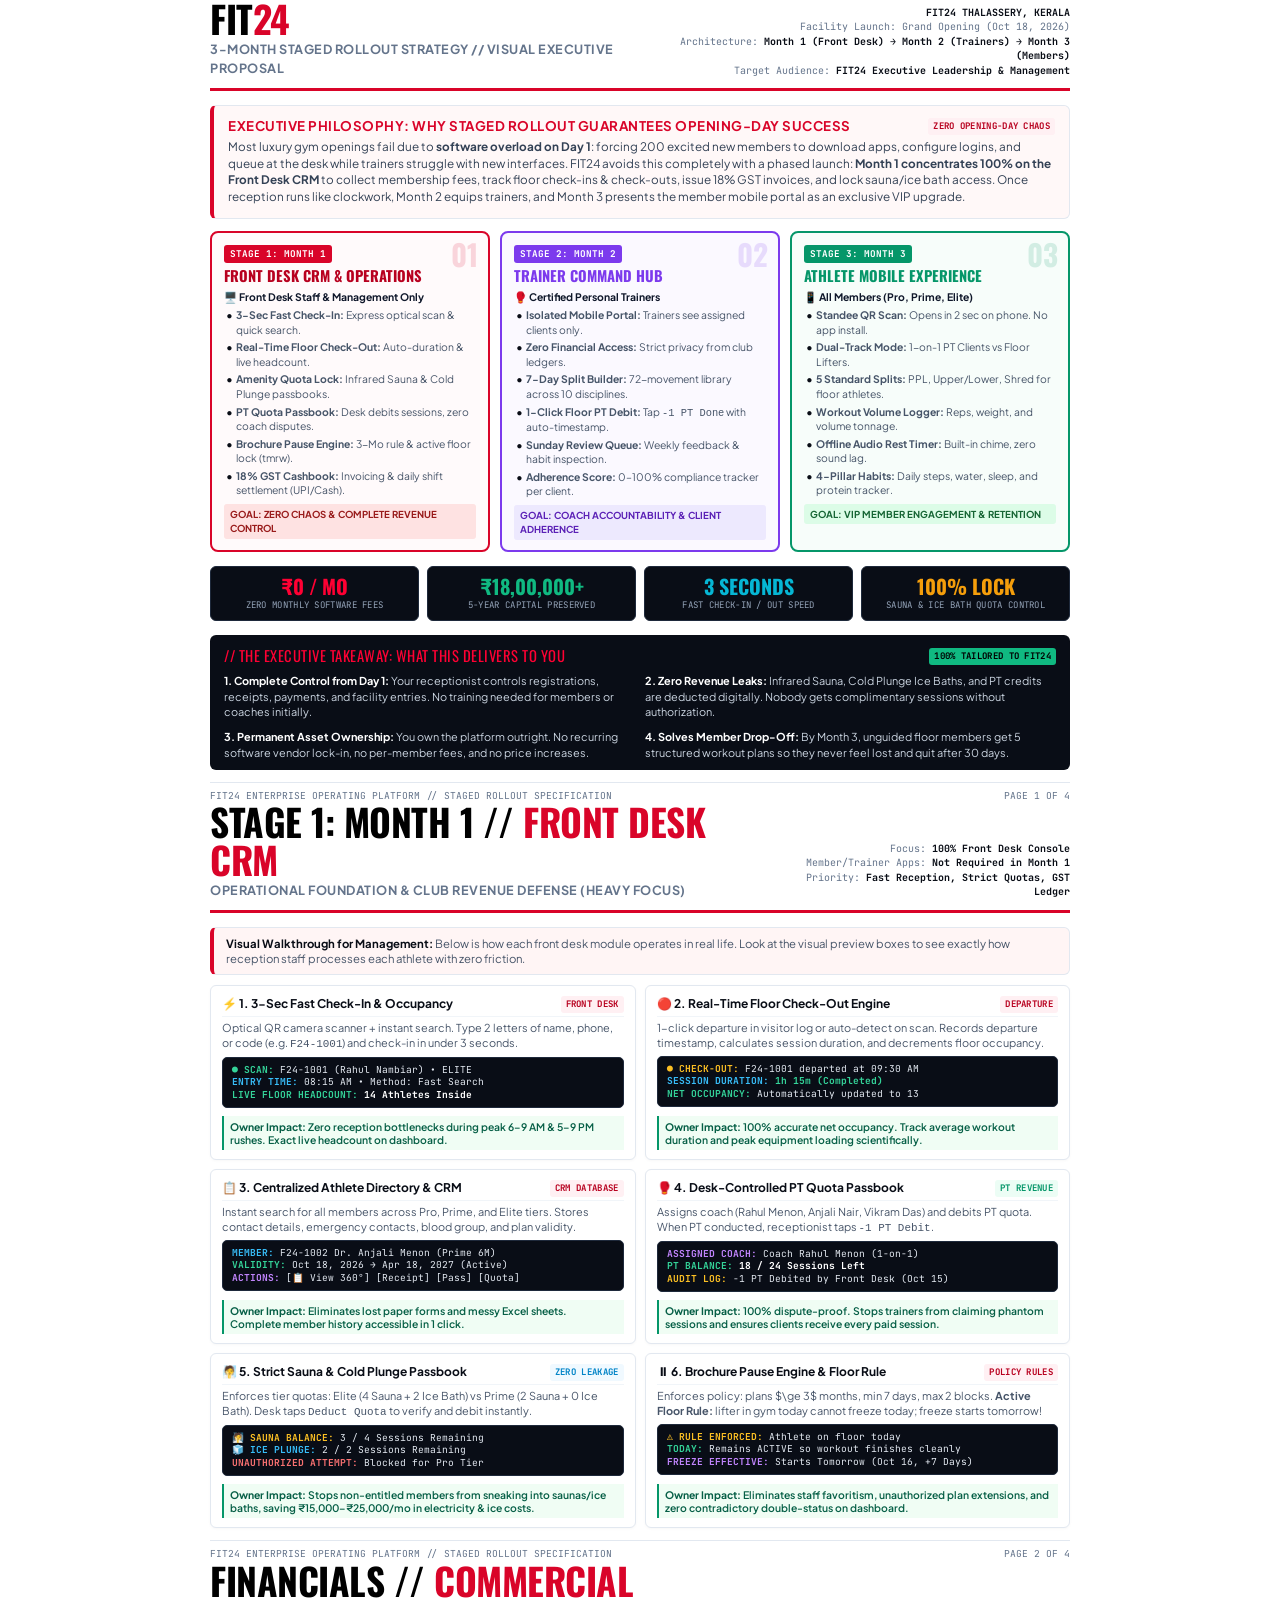
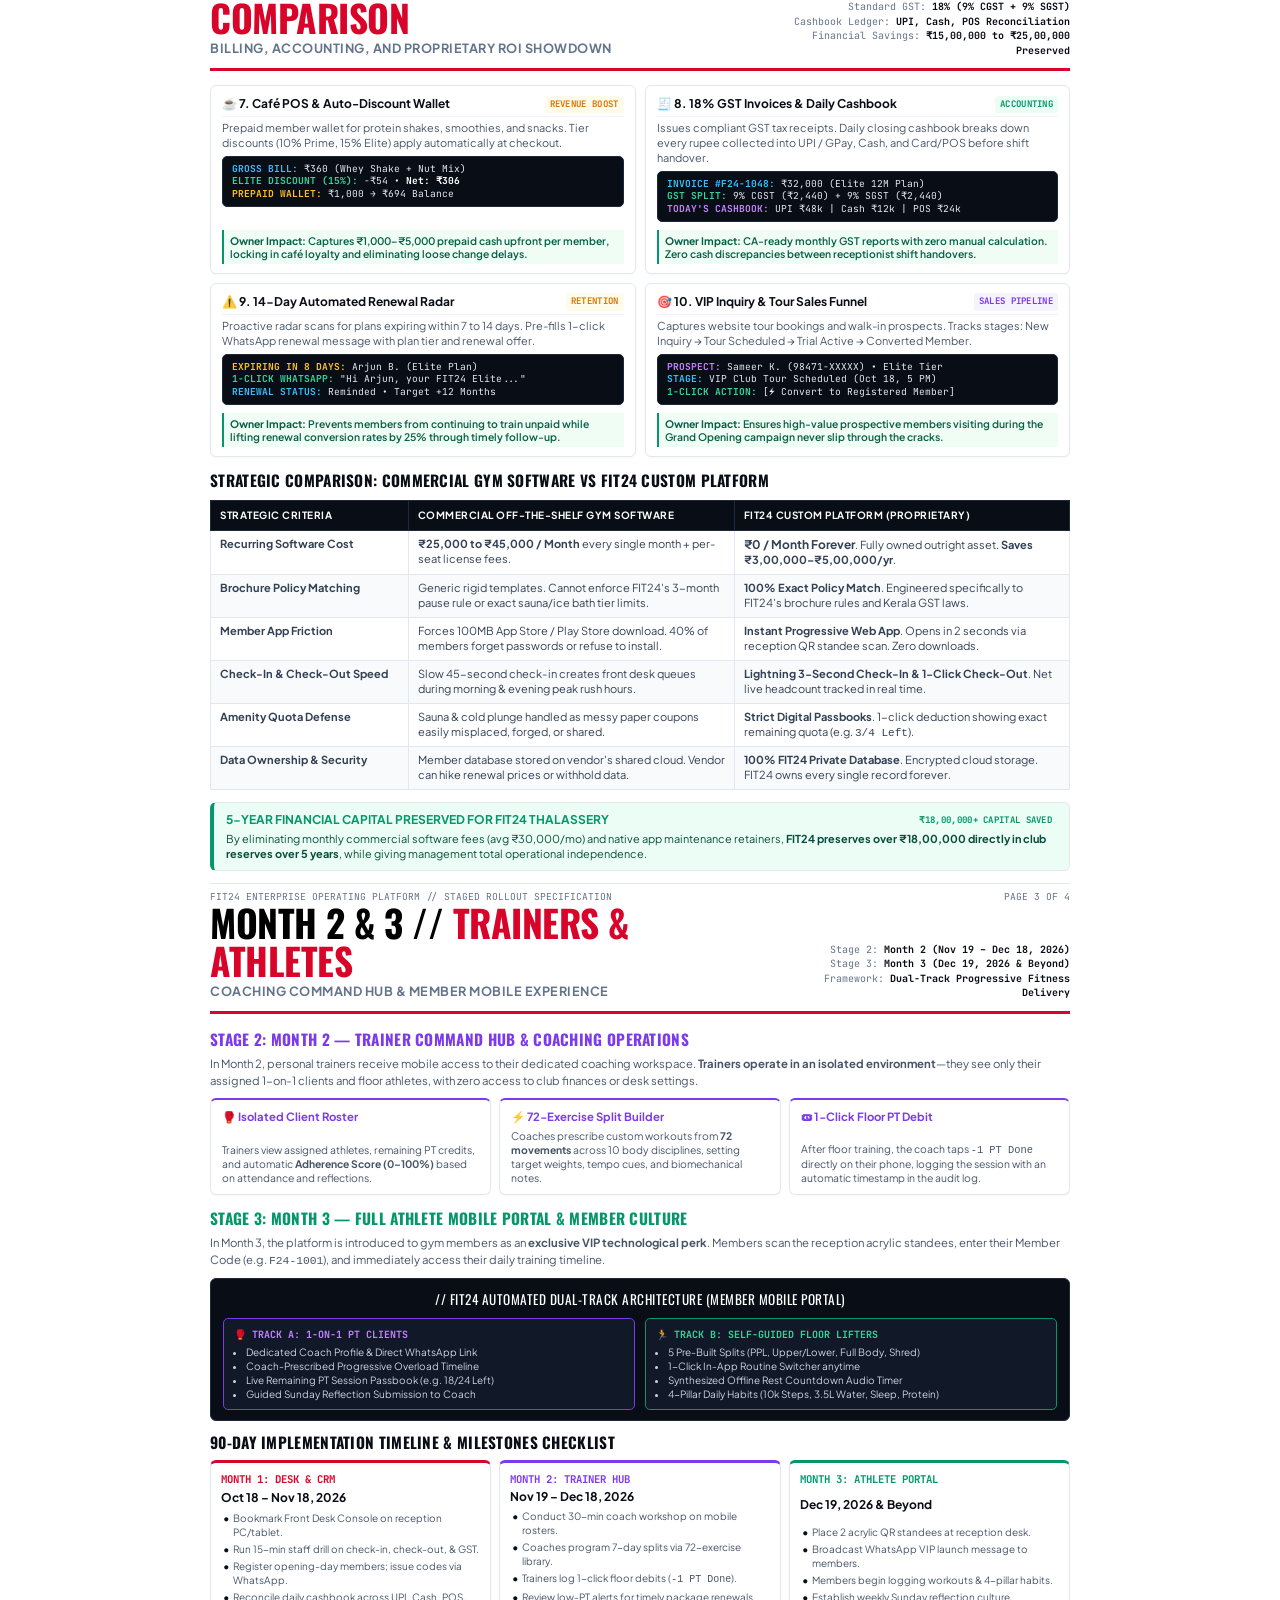
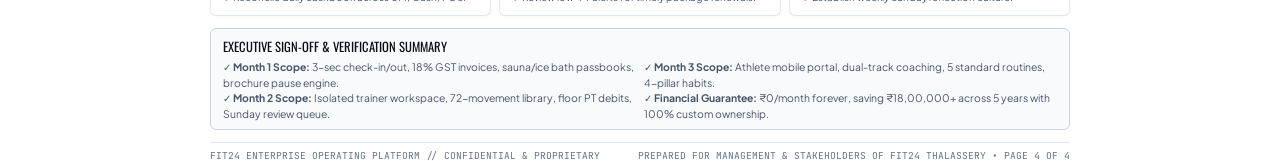
<file: FIT24_Staged_Rollout_Executive_Proposal.html>
<!DOCTYPE html>
<html lang="en">
<head>
  <meta charset="UTF-8">
  <meta name="viewport" content="width=device-width, initial-scale=1.0">
  <title>FIT24 Enterprise Operating Platform // 3-Month Staged Rollout Strategy & Visual Executive Proposal</title>
  <link rel="preconnect" href="https://fonts.googleapis.com">
  <link rel="preconnect" href="https://fonts.gstatic.com" crossorigin>
  <link href="https://fonts.googleapis.com/css2?family=Plus+Jakarta+Sans:wght@400;500;600;700;800&family=Oswald:wght@500;600;700&family=JetBrains+Mono:wght@500;600;700&display=swap" rel="stylesheet">
  <style>
    :root {
      --primary: #d90429;
      --primary-dark: #b8001f;
      --primary-light: #fff0f3;
      --dark: #090d16;
      --dark-card: #111827;
      --text: #1e293b;
      --text-muted: #64748b;
      --border: #e2e8f0;
      --bg-alt: #f8fafc;
      --emerald: #059669;
      --emerald-light: #ecfdf5;
      --cyan: #0284c7;
      --cyan-light: #f0f9ff;
      --amber: #d97706;
      --amber-light: #fffbeb;
      --purple: #7c3aed;
      --purple-light: #f5f3ff;
    }

    * {
      box-sizing: border-box;
      margin: 0;
      padding: 0;
    }

    body {
      font-family: 'Plus Jakarta Sans', -apple-system, BlinkMacSystemFont, "Segoe UI", Roboto, sans-serif;
      color: var(--text);
      background-color: #ffffff;
      line-height: 1.5;
      font-size: 9.5pt;
      -webkit-font-smoothing: antialiased;
    }

    @page {
      size: A4 portrait;
      margin: 10mm 12mm 12mm 12mm;
      @bottom-right {
        content: "Page " counter(page) " of " counter(pages);
        font-family: 'JetBrains Mono', monospace;
        font-size: 7.5pt;
        color: var(--text-muted);
      }
    }

    @media print {
      body {
        font-size: 9.2pt;
        line-height: 1.45;
        background: #fff;
      }
      .page-break {
        page-break-before: always;
        break-before: page;
      }
      .no-break {
        break-inside: avoid;
        page-break-inside: avoid;
      }
    }

    .container {
      max-width: 860px;
      margin: 0 auto;
    }

    /* Header */
    .doc-header {
      border-bottom: 3px solid var(--primary);
      padding-bottom: 10px;
      margin-bottom: 14px;
      display: flex;
      justify-content: space-between;
      align-items: flex-end;
    }

    .brand-title {
      font-family: 'Oswald', sans-serif;
      font-size: 28pt;
      font-weight: 700;
      color: #000;
      line-height: 1;
      letter-spacing: -0.5px;
    }

    .brand-title span {
      color: var(--primary);
    }

    .doc-subtitle {
      font-size: 9.5pt;
      color: var(--text-muted);
      font-weight: 700;
      margin-top: 3px;
      text-transform: uppercase;
      letter-spacing: 0.5px;
    }

    .meta-box {
      text-align: right;
      font-family: 'JetBrains Mono', monospace;
      font-size: 7.5pt;
      color: var(--text-muted);
      line-height: 1.45;
    }

    .meta-box strong {
      color: var(--dark);
    }

    /* Headings */
    h2 {
      font-family: 'Oswald', sans-serif;
      font-size: 15pt;
      color: var(--dark);
      text-transform: uppercase;
      letter-spacing: 0.5px;
      border-left: 4px solid var(--primary);
      padding-left: 9px;
      margin: 16px 0 8px 0;
      line-height: 1.2;
    }

    h3 {
      font-family: 'Oswald', sans-serif;
      font-size: 11.5pt;
      color: var(--dark);
      text-transform: uppercase;
      letter-spacing: 0.3px;
      margin: 10px 0 5px 0;
    }

    h4 {
      font-size: 9pt;
      font-weight: 700;
      color: var(--dark);
      margin: 6px 0 2px 0;
    }

    p {
      margin-bottom: 6px;
      color: #334155;
    }

    /* Cards & Boxes */
    .highlight-card {
      background: var(--bg-alt);
      border: 1px solid var(--border);
      border-left: 4px solid var(--primary);
      padding: 10px 14px;
      border-radius: 6px;
      margin-bottom: 10px;
    }

    .highlight-card.emerald { border-left-color: var(--emerald); background: var(--emerald-light); }
    .highlight-card.cyan { border-left-color: var(--cyan); background: var(--cyan-light); }
    .highlight-card.purple { border-left-color: var(--purple); background: var(--purple-light); }
    .highlight-card.amber { border-left-color: var(--amber); background: var(--amber-light); }

    .grid-2 {
      display: grid;
      grid-template-columns: 1fr 1fr;
      gap: 9px;
      margin: 8px 0 12px 0;
    }

    .grid-3 {
      display: grid;
      grid-template-columns: repeat(3, 1fr);
      gap: 8px;
      margin: 8px 0 12px 0;
    }

    /* Visual Feature Module */
    .feature-card {
      background: #ffffff;
      border: 1px solid #e2e8f0;
      border-radius: 6px;
      padding: 9px 11px;
      box-shadow: 0 1px 3px rgba(0,0,0,0.03);
      display: flex;
      flex-direction: column;
      justify-content: space-between;
    }

    .feature-card-header {
      display: flex;
      align-items: center;
      justify-content: space-between;
      margin-bottom: 4px;
      padding-bottom: 3px;
      border-bottom: 1px solid #f1f5f9;
    }

    .feature-title {
      font-weight: 700;
      font-size: 9pt;
      color: var(--dark);
      display: flex;
      align-items: center;
      gap: 5px;
    }

    .feature-desc {
      font-size: 8.2pt;
      color: #475569;
      line-height: 1.35;
      margin-top: 3px;
    }

    /* Interactive / Realistic UI Mockup Snippet */
    .ui-mockup-snippet {
      background: #090d16;
      border: 1px solid #1e293b;
      border-radius: 5px;
      padding: 6px 9px;
      margin: 5px 0 3px 0;
      font-family: 'JetBrains Mono', monospace;
      font-size: 7.2pt;
      color: #e2e8f0;
      line-height: 1.3;
    }

    .ui-mockup-snippet .tag-green { color: #34d399; font-weight: bold; }
    .ui-mockup-snippet .tag-red { color: #f87171; font-weight: bold; }
    .ui-mockup-snippet .tag-amber { color: #fbbf24; font-weight: bold; }
    .ui-mockup-snippet .tag-cyan { color: #38bdf8; font-weight: bold; }
    .ui-mockup-snippet .tag-purple { color: #c084fc; font-weight: bold; }

    .client-benefit {
      margin-top: 5px;
      padding: 4px 6px;
      background: #f0fdf4;
      border-left: 2px solid var(--emerald);
      font-size: 7.8pt;
      color: #065f46;
      font-weight: 600;
      line-height: 1.25;
    }

    .badge {
      display: inline-block;
      font-family: 'JetBrains Mono', monospace;
      font-size: 6.8pt;
      font-weight: 700;
      padding: 2px 5px;
      border-radius: 3px;
      text-transform: uppercase;
      letter-spacing: 0.3px;
      white-space: nowrap;
    }

    .badge-primary { background: var(--primary-light); color: var(--primary-dark); }
    .badge-emerald { background: var(--emerald-light); color: var(--emerald); }
    .badge-cyan { background: var(--cyan-light); color: var(--cyan); }
    .badge-amber { background: var(--amber-light); color: var(--amber); }
    .badge-purple { background: var(--purple-light); color: var(--purple); }

    /* Visual Process Stepper (Replaces ASCII) */
    .visual-stepper {
      display: grid;
      grid-template-columns: 1fr 1fr 1fr;
      gap: 10px;
      margin: 12px 0 14px 0;
    }

    .step-card {
      background: #ffffff;
      border: 2px solid #e2e8f0;
      border-radius: 8px;
      padding: 10px 12px;
      position: relative;
    }

    .step-card.stage-1 { border-color: var(--primary); background: #fffafb; }
    .step-card.stage-2 { border-color: var(--purple); background: #fbf9ff; }
    .step-card.stage-3 { border-color: var(--emerald); background: #f7fdfa; }

    .step-number {
      font-family: 'Oswald', sans-serif;
      font-size: 22pt;
      font-weight: 700;
      line-height: 1;
      opacity: 0.15;
      position: absolute;
      top: 6px;
      right: 10px;
    }

    .step-badge {
      font-family: 'JetBrains Mono', monospace;
      font-size: 7pt;
      font-weight: 700;
      padding: 2px 6px;
      border-radius: 3px;
      display: inline-block;
      margin-bottom: 4px;
      text-transform: uppercase;
    }

    .step-title {
      font-family: 'Oswald', sans-serif;
      font-size: 11pt;
      font-weight: 700;
      color: var(--dark);
      text-transform: uppercase;
      margin-bottom: 4px;
      line-height: 1.2;
    }

    .step-bullets {
      list-style: none;
      font-size: 7.8pt;
      color: #475569;
      line-height: 1.4;
    }

    .step-bullets li {
      position: relative;
      padding-left: 12px;
      margin-bottom: 3px;
    }

    .step-bullets li::before {
      content: "•";
      position: absolute;
      left: 2px;
      font-weight: bold;
      color: var(--dark);
    }

    /* KPI Callout Ribbon */
    .kpi-ribbon {
      display: grid;
      grid-template-columns: repeat(4, 1fr);
      gap: 8px;
      margin: 10px 0 14px 0;
    }

    .kpi-box {
      background: #090d16;
      border: 1px solid #1e293b;
      padding: 8px 10px;
      border-radius: 6px;
      text-align: center;
      color: #fff;
    }

    .kpi-num {
      font-family: 'Oswald', sans-serif;
      font-size: 15pt;
      font-weight: 700;
      color: #ffffff;
      line-height: 1.1;
    }

    .kpi-num.red { color: #ff0033; }
    .kpi-num.green { color: #10b981; }
    .kpi-num.amber { color: #f59e0b; }
    .kpi-num.cyan { color: #06b6d4; }

    .kpi-label {
      font-family: 'JetBrains Mono', monospace;
      font-size: 6.8pt;
      color: #94a3b8;
      text-transform: uppercase;
      letter-spacing: 0.3px;
      margin-top: 2px;
    }

    /* Tables */
    table {
      width: 100%;
      border-collapse: collapse;
      margin: 8px 0 12px 0;
      font-size: 8.3pt;
    }

    th {
      background: #090d16;
      color: #ffffff;
      text-align: left;
      padding: 7px 9px;
      font-weight: 700;
      font-size: 7.5pt;
      text-transform: uppercase;
      letter-spacing: 0.5px;
      border: 1px solid #1e293b;
    }

    td {
      padding: 6px 9px;
      border: 1px solid #e2e8f0;
      vertical-align: top;
      color: #334155;
      line-height: 1.35;
    }

    tr:nth-child(even) td {
      background-color: #f8fafc;
    }

    .check-list {
      list-style: none;
      margin: 5px 0 8px 0;
    }

    .check-list li {
      position: relative;
      padding-left: 16px;
      margin-bottom: 4px;
      font-size: 8.5pt;
      color: #334155;
    }

    .check-list li::before {
      content: "✓";
      position: absolute;
      left: 0;
      color: var(--emerald);
      font-weight: bold;
    }

    .footer-note {
      border-top: 1px solid var(--border);
      padding-top: 6px;
      margin-top: 12px;
      display: flex;
      justify-content: space-between;
      font-size: 7.2pt;
      color: var(--text-muted);
      font-family: 'JetBrains Mono', monospace;
    }
  </style>
</head>
<body>

  <div class="container">

    <!-- ========================================================================= -->
    <!-- PAGE 1: EXECUTIVE ROADMAP & VISUAL PHILOSOPHY AT A GLANCE                 -->
    <!-- ========================================================================= -->

    <!-- Header -->
    <div class="doc-header">
      <div>
        <div class="brand-title">FIT<span>24</span></div>
        <div class="doc-subtitle">3-Month Staged Rollout Strategy // Visual Executive Proposal</div>
      </div>
      <div class="meta-box">
        <strong>FIT24 THALASSERY, KERALA</strong><br>
        Facility Launch: Grand Opening (Oct 18, 2026)<br>
        Architecture: <strong>Month 1 (Front Desk) &rarr; Month 2 (Trainers) &rarr; Month 3 (Members)</strong><br>
        Target Audience: <strong>FIT24 Executive Leadership & Management</strong>
      </div>
    </div>

    <!-- Strategic Philosophy Banner -->
    <div class="highlight-card" style="border-left-color: var(--primary); background: #fff8f8;">
      <div style="display:flex; justify-content:space-between; align-items:center; margin-bottom:3px;">
        <h4 style="margin:0; text-transform:uppercase; letter-spacing:0.5px; color:var(--primary); font-size:10pt;">
          Executive Philosophy: Why Staged Rollout Guarantees Opening-Day Success
        </h4>
        <span class="badge badge-primary">ZERO OPENING-DAY CHAOS</span>
      </div>
      <p style="margin-bottom:3px; font-size:8.8pt; color:#334155; line-height:1.4;">
        Most luxury gym openings fail due to <strong>software overload on Day 1</strong>: forcing 200 excited new members to download apps, configure logins, and queue at the desk while trainers struggle with new interfaces. 
        FIT24 avoids this completely with a phased launch: <strong>Month 1 concentrates 100% on the Front Desk CRM</strong> to collect membership fees, track floor check-ins & check-outs, issue 18% GST invoices, and lock sauna/ice bath access. Once reception runs like clockwork, Month 2 equips trainers, and Month 3 presents the member mobile portal as an exclusive VIP upgrade.
      </p>
    </div>

    <!-- Visual 3-Stage Process Stepper (Replaced ASCII diagram) -->
    <div class="visual-stepper">
      
      <!-- Stage 1 -->
      <div class="step-card stage-1">
        <span class="step-number" style="color:var(--primary);">01</span>
        <span class="step-badge" style="background:var(--primary); color:#fff;">STAGE 1: MONTH 1</span>
        <div class="step-title" style="color:var(--primary-dark);">FRONT DESK CRM & OPERATIONS</div>
        <p style="font-size:7.8pt; font-weight:700; color:#0f172a; margin-bottom:4px;">
          🖥️ Front Desk Staff & Management Only
        </p>
        <ul class="step-bullets">
          <li><strong>3-Sec Fast Check-In:</strong> Express optical scan & quick search.</li>
          <li><strong>Real-Time Floor Check-Out:</strong> Auto-duration & live headcount.</li>
          <li><strong>Amenity Quota Lock:</strong> Infrared Sauna & Cold Plunge passbooks.</li>
          <li><strong>PT Quota Passbook:</strong> Desk debits sessions, zero coach disputes.</li>
          <li><strong>Brochure Pause Engine:</strong> 3-Mo rule & active floor lock (tmrw).</li>
          <li><strong>18% GST Cashbook:</strong> Invoicing & daily shift settlement (UPI/Cash).</li>
        </ul>
        <div style="margin-top:6px; font-size:7.2pt; background:#fee2e2; color:#991b1b; padding:3px 6px; border-radius:3px; font-weight:700;">
          GOAL: ZERO CHAOS & COMPLETE REVENUE CONTROL
        </div>
      </div>

      <!-- Stage 2 -->
      <div class="step-card stage-2">
        <span class="step-number" style="color:var(--purple);">02</span>
        <span class="step-badge" style="background:var(--purple); color:#fff;">STAGE 2: MONTH 2</span>
        <div class="step-title" style="color:var(--purple);">TRAINER COMMAND HUB</div>
        <p style="font-size:7.8pt; font-weight:700; color:#0f172a; margin-bottom:4px;">
          🥊 Certified Personal Trainers
        </p>
        <ul class="step-bullets">
          <li><strong>Isolated Mobile Portal:</strong> Trainers see assigned clients only.</li>
          <li><strong>Zero Financial Access:</strong> Strict privacy from club ledgers.</li>
          <li><strong>7-Day Split Builder:</strong> 72-movement library across 10 disciplines.</li>
          <li><strong>1-Click Floor PT Debit:</strong> Tap <code>-1 PT Done</code> with auto-timestamp.</li>
          <li><strong>Sunday Review Queue:</strong> Weekly feedback & habit inspection.</li>
          <li><strong>Adherence Score:</strong> 0–100% compliance tracker per client.</li>
        </ul>
        <div style="margin-top:6px; font-size:7.2pt; background:#ede9fe; color:#5b21b6; padding:3px 6px; border-radius:3px; font-weight:700;">
          GOAL: COACH ACCOUNTABILITY & CLIENT ADHERENCE
        </div>
      </div>

      <!-- Stage 3 -->
      <div class="step-card stage-3">
        <span class="step-number" style="color:var(--emerald);">03</span>
        <span class="step-badge" style="background:var(--emerald); color:#fff;">STAGE 3: MONTH 3</span>
        <div class="step-title" style="color:var(--emerald);">ATHLETE MOBILE EXPERIENCE</div>
        <p style="font-size:7.8pt; font-weight:700; color:#0f172a; margin-bottom:4px;">
          📱 All Members (Pro, Prime, Elite)
        </p>
        <ul class="step-bullets">
          <li><strong>Standee QR Scan:</strong> Opens in 2 sec on phone. No app install.</li>
          <li><strong>Dual-Track Mode:</strong> 1-on-1 PT Clients vs Floor Lifters.</li>
          <li><strong>5 Standard Splits:</strong> PPL, Upper/Lower, Shred for floor athletes.</li>
          <li><strong>Workout Volume Logger:</strong> Reps, weight, and volume tonnage.</li>
          <li><strong>Offline Audio Rest Timer:</strong> Built-in chime, zero sound lag.</li>
          <li><strong>4-Pillar Habits:</strong> Daily steps, water, sleep, and protein tracker.</li>
        </ul>
        <div style="margin-top:6px; font-size:7.2pt; background:#dcfce7; color:#166534; padding:3px 6px; border-radius:3px; font-weight:700;">
          GOAL: VIP MEMBER ENGAGEMENT & RETENTION
        </div>
      </div>

    </div>

    <!-- High-Impact KPI Ribbon for Client Overview -->
    <div class="kpi-ribbon">
      <div class="kpi-box">
        <div class="kpi-num red">₹0 / MO</div>
        <div class="kpi-label">Zero Monthly Software Fees</div>
      </div>
      <div class="kpi-box">
        <div class="kpi-num green">₹18,00,000+</div>
        <div class="kpi-label">5-Year Capital Preserved</div>
      </div>
      <div class="kpi-box">
        <div class="kpi-num cyan">3 SECONDS</div>
        <div class="kpi-label">Fast Check-In / Out Speed</div>
      </div>
      <div class="kpi-box">
        <div class="kpi-num amber">100% LOCK</div>
        <div class="kpi-label">Sauna & Ice Bath Quota Control</div>
      </div>
    </div>

    <!-- What The Client Understands Just By Looking (Executive Takeaways) -->
    <div style="background:#090d16; border-radius:6px; padding:10px 14px; color:#fff; margin-top:8px;">
      <div style="display:flex; justify-content:space-between; align-items:center; margin-bottom:6px;">
        <span style="font-family:'Oswald',sans-serif; font-size:11pt; text-transform:uppercase; color:#ff0033; letter-spacing:0.5px;">
          // THE EXECUTIVE TAKEAWAY: WHAT THIS DELIVERS TO YOU
        </span>
        <span class="badge" style="background:#10b981; color:#000; font-weight:bold;">100% TAILORED TO FIT24</span>
      </div>
      <div style="display:grid; grid-template-columns:1fr 1fr; gap:10px; font-size:8.2pt; color:#cbd5e1; line-height:1.4;">
        <div>
          <strong style="color:#fff;">1. Complete Control from Day 1:</strong> Your receptionist controls registrations, receipts, payments, and facility entries. No training needed for members or coaches initially.
        </div>
        <div>
          <strong style="color:#fff;">2. Zero Revenue Leaks:</strong> Infrared Sauna, Cold Plunge Ice Baths, and PT credits are deducted digitally. Nobody gets complimentary sessions without authorization.
        </div>
        <div>
          <strong style="color:#fff;">3. Permanent Asset Ownership:</strong> You own the platform outright. No recurring software vendor lock-in, no per-member fees, and no price increases.
        </div>
        <div>
          <strong style="color:#fff;">4. Solves Member Drop-Off:</strong> By Month 3, unguided floor members get 5 structured workout plans so they never feel lost and quit after 30 days.
        </div>
      </div>
    </div>

    <!-- Page 1 Footer -->
    <div class="footer-note">
      <div>FIT24 ENTERPRISE OPERATING PLATFORM // STAGED ROLLOUT SPECIFICATION</div>
      <div>PAGE 1 OF 4</div>
    </div>

    <!-- ========================================================================= -->
    <!-- PAGE 2: MONTH 1 DEEP DIVE (THE CRITICAL OPERATIONAL CRM ENGINE)           -->
    <!-- ========================================================================= -->
    <div class="page-break"></div>

    <div class="doc-header">
      <div>
        <div class="brand-title">STAGE 1: MONTH 1 // <span>FRONT DESK CRM</span></div>
        <div class="doc-subtitle">Operational Foundation & Club Revenue Defense (HEAVY FOCUS)</div>
      </div>
      <div class="meta-box">
        Focus: <strong>100% Front Desk Console</strong><br>
        Member/Trainer Apps: <strong>Not Required in Month 1</strong><br>
        Priority: <strong>Fast Reception, Strict Quotas, GST Ledger</strong>
      </div>
    </div>

    <div class="highlight-card" style="border-left-color: var(--primary); background: #fff5f5; padding:8px 12px; margin-bottom:10px;">
      <p style="font-size:8.5pt; color:#475569; margin:0; line-height:1.35;">
        <strong style="color:var(--dark);">Visual Walkthrough for Management:</strong> Below is how each front desk module operates in real life. Look at the visual preview boxes to see exactly how reception staff processes each athlete with zero friction.
      </p>
    </div>

    <!-- Month 1 Modules 1 to 6 with Real-Time Mockups -->
    <div class="grid-2">

      <!-- Module 1: Check-In & Headcount -->
      <div class="feature-card">
        <div>
          <div class="feature-card-header">
            <div class="feature-title">⚡ 1. 3-Sec Fast Check-In & Occupancy</div>
            <span class="badge badge-primary">FRONT DESK</span>
          </div>
          <div class="feature-desc">
            Optical QR camera scanner + instant search. Type 2 letters of name, phone, or code (e.g. <code>F24-1001</code>) and check-in in under 3 seconds.
          </div>
          <div class="ui-mockup-snippet">
            <span class="tag-green">● SCAN:</span> F24-1001 (Rahul Nambiar) &bull; ELITE<br>
            <span class="tag-cyan">ENTRY TIME:</span> 08:15 AM &bull; Method: Fast Search<br>
            <span class="tag-green">LIVE FLOOR HEADCOUNT:</span> <strong style="color:#fff;">14 Athletes Inside</strong>
          </div>
        </div>
        <div class="client-benefit">
          <strong>Owner Impact:</strong> Zero reception bottlenecks during peak 6–9 AM & 5–9 PM rushes. Exact live headcount on dashboard.
        </div>
      </div>

      <!-- Module 2: Check-Out Engine -->
      <div class="feature-card">
        <div>
          <div class="feature-card-header">
            <div class="feature-title">🔴 2. Real-Time Floor Check-Out Engine</div>
            <span class="badge badge-primary">DEPARTURE</span>
          </div>
          <div class="feature-desc">
            1-click departure in visitor log or auto-detect on scan. Records departure timestamp, calculates session duration, and decrements floor occupancy.
          </div>
          <div class="ui-mockup-snippet">
            <span class="tag-amber">● CHECK-OUT:</span> F24-1001 departed at 09:30 AM<br>
            <span class="tag-cyan">SESSION DURATION:</span> <strong style="color:#34d399;">1h 15m (Completed)</strong><br>
            <span class="tag-green">NET OCCUPANCY:</span> Automatically updated to 13
          </div>
        </div>
        <div class="client-benefit">
          <strong>Owner Impact:</strong> 100% accurate net occupancy. Track average workout duration and peak equipment loading scientifically.
        </div>
      </div>

      <!-- Module 3: Member CRM Directory -->
      <div class="feature-card">
        <div>
          <div class="feature-card-header">
            <div class="feature-title">📋 3. Centralized Athlete Directory & CRM</div>
            <span class="badge badge-primary">CRM DATABASE</span>
          </div>
          <div class="feature-desc">
            Instant search for all members across Pro, Prime, and Elite tiers. Stores contact details, emergency contacts, blood group, and plan validity.
          </div>
          <div class="ui-mockup-snippet">
            <span class="tag-cyan">MEMBER:</span> F24-1002 Dr. Anjali Menon (Prime 6M)<br>
            <span class="tag-green">VALIDITY:</span> Oct 18, 2026 &rarr; Apr 18, 2027 (Active)<br>
            <span class="tag-purple">ACTIONS:</span> [📋 View 360°] [Receipt] [Pass] [Quota]
          </div>
        </div>
        <div class="client-benefit">
          <strong>Owner Impact:</strong> Eliminates lost paper forms and messy Excel sheets. Complete member history accessible in 1 click.
        </div>
      </div>

      <!-- Module 4: Desk PT Quota Control -->
      <div class="feature-card">
        <div>
          <div class="feature-card-header">
            <div class="feature-title">🥊 4. Desk-Controlled PT Quota Passbook</div>
            <span class="badge badge-emerald">PT REVENUE</span>
          </div>
          <div class="feature-desc">
            Assigns coach (Rahul Menon, Anjali Nair, Vikram Das) and debits PT quota. When PT conducted, receptionist taps <code>-1 PT Debit</code>.
          </div>
          <div class="ui-mockup-snippet">
            <span class="tag-purple">ASSIGNED COACH:</span> Coach Rahul Menon (1-on-1)<br>
            <span class="tag-green">PT BALANCE:</span> <strong style="color:#fff;">18 / 24 Sessions Left</strong><br>
            <span class="tag-amber">AUDIT LOG:</span> -1 PT Debited by Front Desk (Oct 15)
          </div>
        </div>
        <div class="client-benefit">
          <strong>Owner Impact:</strong> 100% dispute-proof. Stops trainers from claiming phantom sessions and ensures clients receive every paid session.
        </div>
      </div>

      <!-- Module 5: Amenity Passbooks (Sauna / Ice) -->
      <div class="feature-card">
        <div>
          <div class="feature-card-header">
            <div class="feature-title">🧖 5. Strict Sauna & Cold Plunge Passbook</div>
            <span class="badge badge-cyan">ZERO LEAKAGE</span>
          </div>
          <div class="feature-desc">
            Enforces tier quotas: Elite (4 Sauna + 2 Ice Bath) vs Prime (2 Sauna + 0 Ice Bath). Desk taps <code>Deduct Quota</code> to verify and debit instantly.
          </div>
          <div class="ui-mockup-snippet">
            <span class="tag-amber">🧖 SAUNA BALANCE:</span> 3 / 4 Sessions Remaining<br>
            <span class="tag-cyan">🧊 ICE PLUNGE:</span> 2 / 2 Sessions Remaining<br>
            <span class="tag-red">UNAUTHORIZED ATTEMPT:</span> Blocked for Pro Tier
          </div>
        </div>
        <div class="client-benefit">
          <strong>Owner Impact:</strong> Stops non-entitled members from sneaking into saunas/ice baths, saving ₹15,000–₹25,000/mo in electricity & ice costs.
        </div>
      </div>

      <!-- Module 6: Operational Pause Engine -->
      <div class="feature-card">
        <div>
          <div class="feature-card-header">
            <div class="feature-title">⏸ 6. Brochure Pause Engine & Floor Rule</div>
            <span class="badge badge-primary">POLICY RULES</span>
          </div>
          <div class="feature-desc">
            Enforces policy: plans $\ge 3$ months, min 7 days, max 2 blocks. <strong>Active Floor Rule:</strong> lifter in gym today cannot freeze today; freeze starts tomorrow!
          </div>
          <div class="ui-mockup-snippet">
            <span class="tag-amber">⚠️ RULE ENFORCED:</span> Athlete on floor today<br>
            <span class="tag-green">TODAY:</span> Remains ACTIVE so workout finishes cleanly<br>
            <span class="tag-purple">FREEZE EFFECTIVE:</span> Starts Tomorrow (Oct 16, +7 Days)
          </div>
        </div>
        <div class="client-benefit">
          <strong>Owner Impact:</strong> Eliminates staff favoritism, unauthorized plan extensions, and zero contradictory double-status on dashboard.
        </div>
      </div>

    </div>

    <!-- Page 2 Footer -->
    <div class="footer-note">
      <div>FIT24 ENTERPRISE OPERATING PLATFORM // STAGED ROLLOUT SPECIFICATION</div>
      <div>PAGE 2 OF 4</div>
    </div>

    <!-- ========================================================================= -->
    <!-- PAGE 3: MONTH 1 FINANCIALS & COMMERCIAL SOFTWARE SHOWDOWN                 -->
    <!-- ========================================================================= -->
    <div class="page-break"></div>

    <div class="doc-header">
      <div>
        <div class="brand-title">FINANCIALS // <span>COMMERCIAL COMPARISON</span></div>
        <div class="doc-subtitle">Billing, Accounting, and Proprietary ROI Showdown</div>
      </div>
      <div class="meta-box">
        Standard GST: <strong>18% (9% CGST + 9% SGST)</strong><br>
        Cashbook Ledger: <strong>UPI, Cash, POS Reconciliation</strong><br>
        Financial Savings: <strong>₹15,00,000 to ₹25,00,000 Preserved</strong>
      </div>
    </div>

    <!-- Financial CRM Modules 7 to 10 -->
    <div class="grid-2">

      <!-- Module 7: Cafe POS -->
      <div class="feature-card">
        <div>
          <div class="feature-card-header">
            <div class="feature-title">☕ 7. Café POS & Auto-Discount Wallet</div>
            <span class="badge badge-amber">REVENUE BOOST</span>
          </div>
          <div class="feature-desc">
            Prepaid member wallet for protein shakes, smoothies, and snacks. Tier discounts (10% Prime, 15% Elite) apply automatically at checkout.
          </div>
          <div class="ui-mockup-snippet">
            <span class="tag-cyan">GROSS BILL:</span> ₹360 (Whey Shake + Nut Mix)<br>
            <span class="tag-green">ELITE DISCOUNT (15%):</span> -₹54 &bull; <strong style="color:#fff;">Net: ₹306</strong><br>
            <span class="tag-amber">PREPAID WALLET:</span> ₹1,000 &rarr; ₹694 Balance
          </div>
        </div>
        <div class="client-benefit">
          <strong>Owner Impact:</strong> Captures ₹1,000–₹5,000 prepaid cash upfront per member, locking in café loyalty and eliminating loose change delays.
        </div>
      </div>

      <!-- Module 8: GST Invoicing & Cashbook -->
      <div class="feature-card">
        <div>
          <div class="feature-card-header">
            <div class="feature-title">🧾 8. 18% GST Invoices & Daily Cashbook</div>
            <span class="badge badge-emerald">ACCOUNTING</span>
          </div>
          <div class="feature-desc">
            Issues compliant GST tax receipts. Daily closing cashbook breaks down every rupee collected into UPI / GPay, Cash, and Card/POS before shift handover.
          </div>
          <div class="ui-mockup-snippet">
            <span class="tag-cyan">INVOICE #F24-1048:</span> ₹32,000 (Elite 12M Plan)<br>
            <span class="tag-green">GST SPLIT:</span> 9% CGST (₹2,440) + 9% SGST (₹2,440)<br>
            <span class="tag-purple">TODAY'S CASHBOOK:</span> UPI ₹48k | Cash ₹12k | POS ₹24k
          </div>
        </div>
        <div class="client-benefit">
          <strong>Owner Impact:</strong> CA-ready monthly GST reports with zero manual calculation. Zero cash discrepancies between receptionist shift handovers.
        </div>
      </div>

      <!-- Module 9: Expiry Radar -->
      <div class="feature-card">
        <div>
          <div class="feature-card-header">
            <div class="feature-title">⚠️ 9. 14-Day Automated Renewal Radar</div>
            <span class="badge badge-amber">RETENTION</span>
          </div>
          <div class="feature-desc">
            Proactive radar scans for plans expiring within 7 to 14 days. Pre-fills 1-click WhatsApp renewal message with plan tier and renewal offer.
          </div>
          <div class="ui-mockup-snippet">
            <span class="tag-amber">EXPIRING IN 8 DAYS:</span> Arjun B. (Elite Plan)<br>
            <span class="tag-green">1-CLICK WHATSAPP:</span> "Hi Arjun, your FIT24 Elite..."<br>
            <span class="tag-cyan">RENEWAL STATUS:</span> Reminded &bull; Target +12 Months
          </div>
        </div>
        <div class="client-benefit">
          <strong>Owner Impact:</strong> Prevents members from continuing to train unpaid while lifting renewal conversion rates by 25% through timely follow-up.
        </div>
      </div>

      <!-- Module 10: VIP Lead Capture -->
      <div class="feature-card">
        <div>
          <div class="feature-card-header">
            <div class="feature-title">🎯 10. VIP Inquiry & Tour Sales Funnel</div>
            <span class="badge badge-purple">SALES PIPELINE</span>
          </div>
          <div class="feature-desc">
            Captures website tour bookings and walk-in prospects. Tracks stages: New Inquiry &rarr; Tour Scheduled &rarr; Trial Active &rarr; Converted Member.
          </div>
          <div class="ui-mockup-snippet">
            <span class="tag-purple">PROSPECT:</span> Sameer K. (98471-XXXXX) &bull; Elite Tier<br>
            <span class="tag-cyan">STAGE:</span> VIP Club Tour Scheduled (Oct 18, 5 PM)<br>
            <span class="tag-green">1-CLICK ACTION:</span> [⚡ Convert to Registered Member]
          </div>
        </div>
        <div class="client-benefit">
          <strong>Owner Impact:</strong> Ensures high-value prospective members visiting during the Grand Opening campaign never slip through the cracks.
        </div>
      </div>

    </div>

    <!-- Commercial Software vs FIT24 Showdown -->
    <h3 style="margin-top:10px; color:var(--dark);">Strategic Comparison: Commercial Gym Software vs FIT24 Custom Platform</h3>

    <table>
      <thead>
        <tr>
          <th style="width:23%;">Strategic Criteria</th>
          <th style="width:38%;">Commercial Off-the-Shelf Gym Software</th>
          <th style="width:39%;">FIT24 Custom Platform (Proprietary)</th>
        </tr>
      </thead>
      <tbody>
        <tr>
          <td><strong>Recurring Software Cost</strong></td>
          <td><span class="tag-red" style="font-weight:bold;">₹25,000 to ₹45,000 / Month</span> every single month + per-seat license fees.</td>
          <td><span class="tag-green" style="font-weight:bold; font-size:9pt;">₹0 / Month Forever</span>. Fully owned outright asset. <strong>Saves ₹3,00,000–₹5,00,000/yr</strong>.</td>
        </tr>
        <tr>
          <td><strong>Brochure Policy Matching</strong></td>
          <td>Generic rigid templates. Cannot enforce FIT24's 3-month pause rule or exact sauna/ice bath tier limits.</td>
          <td><strong>100% Exact Policy Match</strong>. Engineered specifically to FIT24's brochure rules and Kerala GST laws.</td>
        </tr>
        <tr>
          <td><strong>Member App Friction</strong></td>
          <td>Forces 100MB App Store / Play Store download. 40% of members forget passwords or refuse to install.</td>
          <td><strong>Instant Progressive Web App</strong>. Opens in 2 seconds via reception QR standee scan. Zero downloads.</td>
        </tr>
        <tr>
          <td><strong>Check-In & Check-Out Speed</strong></td>
          <td>Slow 45-second check-in creates front desk queues during morning & evening peak rush hours.</td>
          <td><strong>Lightning 3-Second Check-In & 1-Click Check-Out</strong>. Net live headcount tracked in real time.</td>
        </tr>
        <tr>
          <td><strong>Amenity Quota Defense</strong></td>
          <td>Sauna & cold plunge handled as messy paper coupons easily misplaced, forged, or shared.</td>
          <td><strong>Strict Digital Passbooks</strong>. 1-click deduction showing exact remaining quota (e.g. <code>3/4 Left</code>).</td>
        </tr>
        <tr>
          <td><strong>Data Ownership & Security</strong></td>
          <td>Member database stored on vendor's shared cloud. Vendor can hike renewal prices or withhold data.</td>
          <td><strong>100% FIT24 Private Database</strong>. Encrypted cloud storage. FIT24 owns every single record forever.</td>
        </tr>
      </tbody>
    </table>

    <!-- Financial ROI Box -->
    <div class="highlight-card emerald" style="padding:8px 12px; margin-top:6px;">
      <div style="display:flex; justify-content:space-between; align-items:center;">
        <h4 style="margin:0; text-transform:uppercase; color:var(--emerald); font-size:9pt;">
          5-Year Financial Capital Preserved for FIT24 Thalassery
        </h4>
        <span class="badge badge-emerald">₹18,00,000+ CAPITAL SAVED</span>
      </div>
      <p style="margin-top:3px; font-size:8.2pt; color:#064e3b; line-height:1.35; margin-bottom:0;">
        By eliminating monthly commercial software fees (avg ₹30,000/mo) and native app maintenance retainers, <strong>FIT24 preserves over ₹18,00,000 directly in club reserves over 5 years</strong>, while giving management total operational independence.
      </p>
    </div>

    <!-- Page 3 Footer -->
    <div class="footer-note">
      <div>FIT24 ENTERPRISE OPERATING PLATFORM // STAGED ROLLOUT SPECIFICATION</div>
      <div>PAGE 3 OF 4</div>
    </div>

    <!-- ========================================================================= -->
    <!-- PAGE 4: MONTH 2 & MONTH 3 ROADMAP + IMPLEMENTATION TIMELINE               -->
    <!-- ========================================================================= -->
    <div class="page-break"></div>

    <div class="doc-header">
      <div>
        <div class="brand-title">MONTH 2 & 3 // <span>TRAINERS & ATHLETES</span></div>
        <div class="doc-subtitle">Coaching Command Hub & Member Mobile Experience</div>
      </div>
      <div class="meta-box">
        Stage 2: <strong>Month 2 (Nov 19 &ndash; Dec 18, 2026)</strong><br>
        Stage 3: <strong>Month 3 (Dec 19, 2026 &amp; Beyond)</strong><br>
        Framework: <strong>Dual-Track Progressive Fitness Delivery</strong>
      </div>
    </div>

    <!-- Month 2 Trainer Hub Summary -->
    <h3 style="color:var(--purple); margin-top:2px;">Stage 2: Month 2 — Trainer Command Hub & Coaching Operations</h3>
    <p style="font-size:8.5pt; color:#475569; margin-bottom:8px;">
      In Month 2, personal trainers receive mobile access to their dedicated coaching workspace. <strong>Trainers operate in an isolated environment</strong>—they see only their assigned 1-on-1 clients and floor athletes, with zero access to club finances or desk settings.
    </p>

    <div class="grid-3">
      <div class="feature-card" style="border-top:2px solid var(--purple);">
        <div class="feature-title" style="font-size:8.5pt; color:var(--purple);">🥊 Isolated Client Roster</div>
        <div class="feature-desc" style="font-size:7.8pt;">
          Trainers view assigned athletes, remaining PT credits, and automatic <strong>Adherence Score (0–100%)</strong> based on attendance and reflections.
        </div>
      </div>
      <div class="feature-card" style="border-top:2px solid var(--purple);">
        <div class="feature-title" style="font-size:8.5pt; color:var(--purple);">⚡ 72-Exercise Split Builder</div>
        <div class="feature-desc" style="font-size:7.8pt;">
          Coaches prescribe custom workouts from <strong>72 movements</strong> across 10 body disciplines, setting target weights, tempo cues, and biomechanical notes.
        </div>
      </div>
      <div class="feature-card" style="border-top:2px solid var(--purple);">
        <div class="feature-title" style="font-size:8.5pt; color:var(--purple);">🎟 1-Click Floor PT Debit</div>
        <div class="feature-desc" style="font-size:7.8pt;">
          After floor training, the coach taps <code>-1 PT Done</code> directly on their phone, logging the session with an automatic timestamp in the audit log.
        </div>
      </div>
    </div>

    <!-- Month 3 Athlete Portal Summary -->
    <h3 style="color:var(--emerald); margin-top:10px;">Stage 3: Month 3 — Full Athlete Mobile Portal & Member Culture</h3>
    <p style="font-size:8.5pt; color:#475569; margin-bottom:8px;">
      In Month 3, the platform is introduced to gym members as an <strong>exclusive VIP technological perk</strong>. Members scan the reception acrylic standees, enter their Member Code (e.g. <code>F24-1001</code>), and immediately access their daily training timeline.
    </p>

    <!-- Visual Dual-Track Architecture Card (Replaced ASCII) -->
    <div style="background:#090d16; border-radius:6px; padding:10px 12px; margin-bottom:10px; border:1px solid #1e293b;">
      <div style="text-align:center; margin-bottom:8px;">
        <span style="font-family:'Oswald',sans-serif; font-size:10pt; color:#fff; text-transform:uppercase; letter-spacing:0.5px;">
          // FIT24 AUTOMATED DUAL-TRACK ARCHITECTURE (MEMBER MOBILE PORTAL)
        </span>
      </div>
      <div style="display:grid; grid-template-columns:1fr 1fr; gap:10px;">
        <div style="background:#111827; border:1px solid #7c3aed; border-radius:5px; padding:8px 10px;">
          <div style="font-family:'JetBrains Mono',monospace; font-size:7.5pt; font-weight:bold; color:#c084fc; text-transform:uppercase; margin-bottom:3px;">
            🥊 TRACK A: 1-ON-1 PT CLIENTS
          </div>
          <ul style="font-size:7.5pt; color:#cbd5e1; line-height:1.4; padding-left:12px;">
            <li>Dedicated Coach Profile & Direct WhatsApp Link</li>
            <li>Coach-Prescribed Progressive Overload Timeline</li>
            <li>Live Remaining PT Session Passbook (e.g. 18/24 Left)</li>
            <li>Guided Sunday Reflection Submission to Coach</li>
          </ul>
        </div>
        <div style="background:#111827; border:1px solid #059669; border-radius:5px; padding:8px 10px;">
          <div style="font-family:'JetBrains Mono',monospace; font-size:7.5pt; font-weight:bold; color:#34d399; text-transform:uppercase; margin-bottom:3px;">
            🏃 TRACK B: SELF-GUIDED FLOOR LIFTERS
          </div>
          <ul style="font-size:7.5pt; color:#cbd5e1; line-height:1.4; padding-left:12px;">
            <li>5 Pre-Built Splits (PPL, Upper/Lower, Full Body, Shred)</li>
            <li>1-Click In-App Routine Switcher anytime</li>
            <li>Synthesized Offline Rest Countdown Audio Timer</li>
            <li>4-Pillar Daily Habits (10k Steps, 3.5L Water, Sleep, Protein)</li>
          </ul>
        </div>
      </div>
    </div>

    <!-- Implementation Milestones Timeline -->
    <h3 style="color:var(--dark); margin-top:8px;">90-Day Implementation Timeline & Milestones Checklist</h3>

    <div class="grid-3" style="margin-top:6px;">
      
      <div class="feature-card" style="border-top:3px solid var(--primary); padding:8px 10px;">
        <div style="font-weight:700; color:var(--primary); font-size:8pt; font-family:'JetBrains Mono',monospace;">MONTH 1: DESK & CRM</div>
        <div style="font-weight:700; color:var(--dark); font-size:9pt; margin:1px 0 3px 0;">Oct 18 &ndash; Nov 18, 2026</div>
        <ul class="step-bullets" style="font-size:7.5pt;">
          <li>Bookmark Front Desk Console on reception PC/tablet.</li>
          <li>Run 15-min staff drill on check-in, check-out, & GST.</li>
          <li>Register opening-day members; issue codes via WhatsApp.</li>
          <li>Reconcile daily cashbook across UPI, Cash, POS.</li>
        </ul>
      </div>

      <div class="feature-card" style="border-top:3px solid var(--purple); padding:8px 10px;">
        <div style="font-weight:700; color:var(--purple); font-size:8pt; font-family:'JetBrains Mono',monospace;">MONTH 2: TRAINER HUB</div>
        <div style="font-weight:700; color:var(--dark); font-size:9pt; margin:1px 0 3px 0;">Nov 19 &ndash; Dec 18, 2026</div>
        <ul class="step-bullets" style="font-size:7.5pt;">
          <li>Conduct 30-min coach workshop on mobile rosters.</li>
          <li>Coaches program 7-day splits via 72-exercise library.</li>
          <li>Trainers log 1-click floor debits (<code>-1 PT Done</code>).</li>
          <li>Review low-PT alerts for timely package renewals.</li>
        </ul>
      </div>

      <div class="feature-card" style="border-top:3px solid var(--emerald); padding:8px 10px;">
        <div style="font-weight:700; color:var(--emerald); font-size:8pt; font-family:'JetBrains Mono',monospace;">MONTH 3: ATHLETE PORTAL</div>
        <div style="font-weight:700; color:var(--dark); font-size:9pt; margin:1px 0 3px 0;">Dec 19, 2026 &amp; Beyond</div>
        <ul class="step-bullets" style="font-size:7.5pt;">
          <li>Place 2 acrylic QR standees at reception desk.</li>
          <li>Broadcast WhatsApp VIP launch message to members.</li>
          <li>Members begin logging workouts & 4-pillar habits.</li>
          <li>Establish weekly Sunday reflection culture.</li>
        </ul>
      </div>

    </div>

    <!-- Executive Sign-Off Box -->
    <div style="background:#f8fafc; border:1px solid #cbd5e1; border-radius:6px; padding:8px 12px; margin-top:8px;">
      <div style="font-family:'Oswald',sans-serif; font-size:9.5pt; text-transform:uppercase; color:var(--dark); margin-bottom:3px;">
        Executive Sign-Off & Verification Summary
      </div>
      <div style="display:grid; grid-template-columns:1fr 1fr; gap:8px; font-size:7.8pt; color:#475569;">
        <div>
          ✓ <strong>Month 1 Scope:</strong> 3-sec check-in/out, 18% GST invoices, sauna/ice bath passbooks, brochure pause engine.<br>
          ✓ <strong>Month 2 Scope:</strong> Isolated trainer workspace, 72-movement library, floor PT debits, Sunday review queue.
        </div>
        <div>
          ✓ <strong>Month 3 Scope:</strong> Athlete mobile portal, dual-track coaching, 5 standard routines, 4-pillar habits.<br>
          ✓ <strong>Financial Guarantee:</strong> ₹0/month forever, saving ₹18,00,000+ across 5 years with 100% custom ownership.
        </div>
      </div>
    </div>

    <!-- Page 4 Footer -->
    <div class="footer-note">
      <div>FIT24 ENTERPRISE OPERATING PLATFORM // CONFIDENTIAL & PROPRIETARY</div>
      <div>PREPARED FOR MANAGEMENT & STAKEHOLDERS OF FIT24 THALASSERY &bull; PAGE 4 OF 4</div>
    </div>

  </div>

</body>
</html>
</file>
